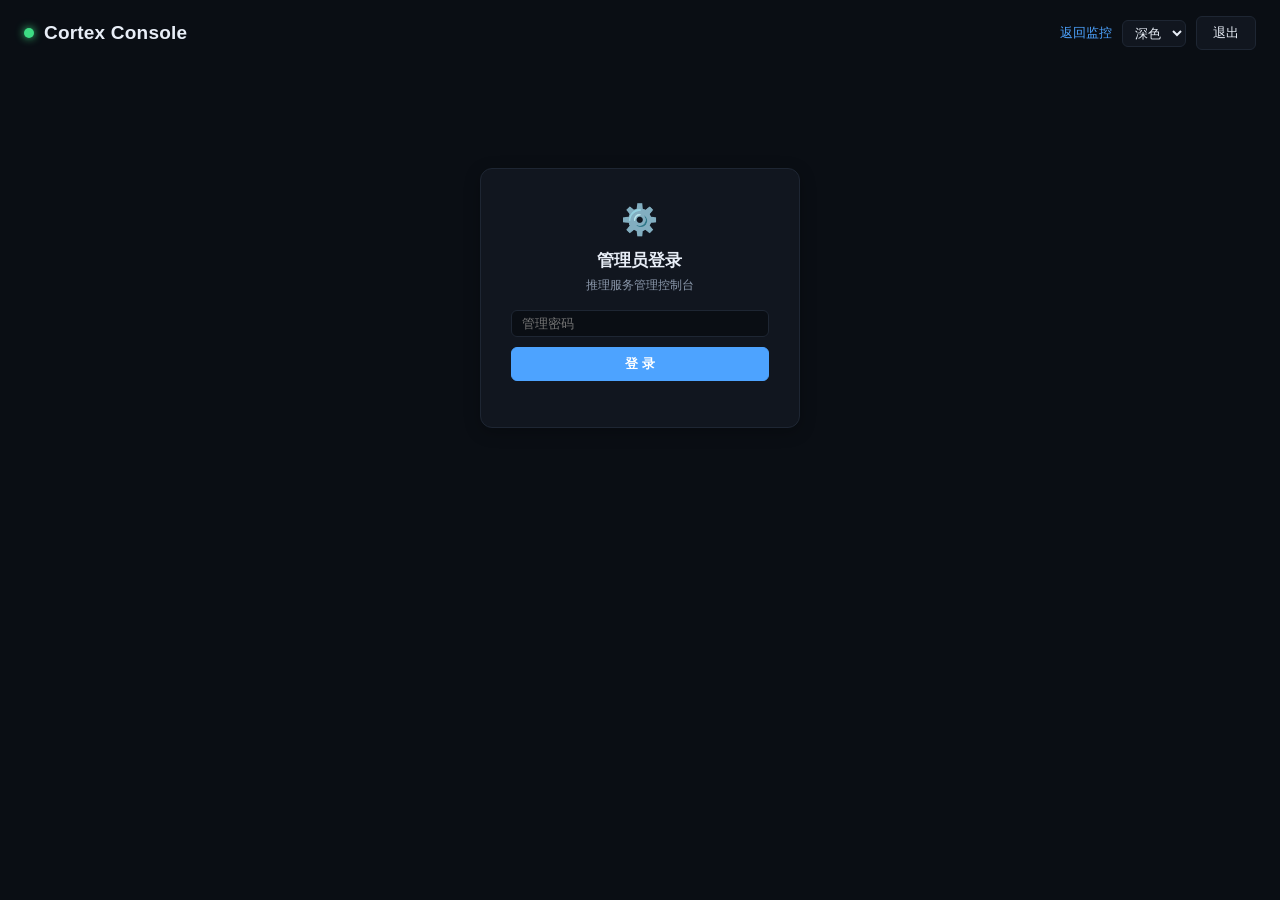
<file: admin.html>
<!DOCTYPE html>
<html lang="zh">
<head>
<meta charset="utf-8">
  <link rel="icon" href="data:image/svg+xml,<svg xmlns=%22http://www.w3.org/2000/svg%22 viewBox=%220 0 100 100%22><text y=%22.9em%22 font-size=%2290%22>📟</text></svg>">
<meta name="viewport" content="width=device-width, initial-scale=1">
<title>Cortex Console · 管理</title>
<link rel="stylesheet" href="/style.css">
<link rel="stylesheet" href="/themes.css">
</head>
<body class="t-dark admin-page">
<header>
  <div class="dot" id="dot"></div>
  <h1>Cortex Console</h1>
  <span style="margin-left:auto; display:flex; align-items:center; gap:10px">
    <a class="link" href="/">返回监控</a>
    <select id="theme" title="切换主题">
      <option value="dark">深色</option>
      <option value="light">浅色</option>
      <option value="glass">玻璃</option>
      <option value="terminal">终端</option>
      <option value="bento">渐变</option>
    </select>
    <button class="btn" id="btn_logout">退出</button>
  </span>
</header>

<!-- ===== 登录框 ===== -->
<div id="login_box" class="loginbox">
  <div class="login-ico">⚙️</div>
  <h2>管理员登录</h2>
  <p class="login-sub">推理服务管理控制台</p>
  <input class="inp" id="login_pw" type="password" placeholder="管理密码" autocomplete="current-password">
  <button class="btn primary" id="btn_login">登 录</button>
  <div class="msg bad" id="login_err"></div>
</div>

<!-- ===== 管理主区 ===== -->
<div id="admin_main" style="display:none">
  <div class="cols cols2">
    <div class="col">
      <div class="tabbar">
        <button class="tab active" data-tab="tab_params">⚙️ 启动参数</button>
        <button class="tab" data-tab="tab_svc">🛠️ 服务控制</button>
        <button class="tab" data-tab="tab_pw">🔑 密码修改</button>
      </div>
      <div class="tabpanel" id="tab_svc">
      <section class="section">
        <h2><span class="sico">🛠️</span>服务控制</h2>
        <div class="defs">
          <div class="def"><span class="k">状态</span><span class="v big" id="svc_state">—</span></div>
          <div class="def"><span class="k">控制目标</span><span class="v" id="svc_unit">—</span></div>
          <div class="def"><span class="k">PID</span><span class="v big" id="svc_pid">—</span></div>
          <div class="def"><span class="k">启动时间</span><span class="v" id="svc_started">—</span></div>
          <div class="def"><span class="k">模型睡眠</span><span class="v" id="svc_sleep">—</span></div>
          <div class="def"><span class="k">进程 CPU</span><span class="v" id="h_cpu">—</span></div>
          <div class="def"><span class="k">进程内存</span><span class="v" id="h_rss">—</span></div>
          <div class="def"><span class="k">进程运行</span><span class="v" id="h_up">—</span></div>
          <div class="def"><span class="k">API 响应</span><span class="v" id="h_api">—</span></div>
        </div>
        <div class="btnrow">
          <select class="inp sel" id="launcher_sel" title="当前激活的后端（default 指向的 section）"></select>
          <button class="btn primary" id="btn_launcher">切换并重启</button>
          <span style="flex:1"></span>
          <button class="btn primary" id="btn_start">启动</button>
          <button class="btn" id="btn_restart">重启</button>
          <button class="btn danger" id="btn_stop">停止</button>
        </div>
        <div class="fhint" id="launcher_desc"></div>
        <div class="msg" id="svc_msg"></div>
      </section>
      <section class="section">
        <h2><span class="sico">⚡</span>快速测试</h2>
        <div class="testrow">
          <input class="inp grow" id="test_prompt" value="用一句话介绍你自己">
          <input class="inp num" id="test_max" type="number" value="64" min="1" max="1024" title="生成 token 数">
          <button class="btn primary" id="btn_test">生成</button>
        </div>
        <div class="msg" id="test_status"></div>
        <div class="logview small" id="test_out"></div>
      </section>
      </div>
      <div class="tabpanel active" id="tab_params">
      <section class="section">
        <div class="h2row">
          <h2><span class="sico">📝</span>编辑配置</h2>
          <select class="inp sel" id="param_sel" title="选择要编辑的 section（下方表单随之加载；激活的是 default 指向的）"></select>
          <button class="btn sm ghost" id="btn_aic_del" title="删除上方下拉框中选中的模型（激活/运行中的不可删）">🗑 删除</button>
        </div>
        <div class="frow">
          <label class="flab" title="新建一个模型配置（骨架），不影响当前服务；创建后在下拉框选中它填参数，再用「服务控制 → 后端切换」激活">新建模型</label>
          <input class="inp grow" id="aic_newname" placeholder="名字，如 my-model" spellcheck="false">
          <select class="inp sel" id="aic_newtype" title="推理框架（server-type）">
            <option value="ninfer">ninfer</option>
            <option value="llama.cpp">llama.cpp</option>
          </select>
          <button class="btn" id="btn_aic_new">创建</button>
        </div>
        <div class="fhint" id="param_hint"></div>
        <div class="msg" id="aic_msg"></div>
      </section>
      <div id="ninfer_area" style="display:none">
      <section class="section">
        <div class="fhint" id="n_file_msg"></div>
        <div class="nscroll">
        <div class="fgroup">
          <h3>模型与端点</h3>
          <div class="frow">
            <label class="flab" title="推理服务可执行文件（section 的 execute）">主程序</label>
            <input class="inp grow" id="n_binary" spellcheck="false" placeholder="/path/to/ninfer-serve">
          </div>
          <div class="frow">
            <label class="flab" title="模型工件路径（.ninfer）">model 模型</label>
            <input class="inp grow" id="n_model" readonly title="点击右侧按钮选择">
            <button class="btn" onclick="openFileBrowser('n_model')">选择</button>
            <button class="btn" onclick="clearFile('n_model')">清空</button>
          </div>
          <div class="fgrid">
            <div class="fcell"><label class="flab" title="监听地址">--host</label><input class="inp grow" id="n_host" placeholder="0.0.0.0"></div>
            <div class="fcell"><label class="flab" title="监听端口">--port</label><input class="inp grow" id="n_port" type="number"></div>
            <div class="fcell"><label class="flab" title="最大并发请求数">--max-concurrency</label><input class="inp grow" id="n_concurrency" type="number"></div>
            <div class="fcell"><label class="flab" title="模型别名（/v1/models 显示）">--model-id</label><input class="inp grow" id="n_modelid"></div>
          </div>
          <div class="frow">
            <label class="flab" title="API 密钥（对外暴露时建议设置，可逗号分隔多个）">--api-key</label>
            <input class="inp grow" id="n_apikey" type="password" placeholder="API 密钥" autocomplete="off">
          </div>
        </div>
        <div class="fgroup">
          <h3>上下文与 KV 缓存</h3>
          <div class="fgrid">
            <div class="fcell"><label class="flab" title="最大上下文 token 数">--max-context</label><input class="inp grow" id="n_context" type="number"></div>
            <div class="fcell"><label class="flab" title="KV 池容量（token 数或 auto）">--kv-capacity</label><input class="inp grow" id="n_kvcap" placeholder="N / auto"></div>
            <div class="fcell"><label class="flab" title="KV 缓存数据类型">--kv-dtype</label>
              <select class="inp grow sel" id="n_kvdtype">
                <option value="">不设置</option><option value="int8">int8</option><option value="bf16">bf16</option>
              </select>
            </div>
            <div class="fcell"><label class="flab" title="prefill 分块大小（token）">--prefill-chunk</label><input class="inp grow" id="n_chunk" type="number"></div>
            <div class="fcell"><label class="flab" title="固定主机 KV 缓存（MiB，0=禁用）">--context-host-cache-mib</label><input class="inp grow" id="n_hostcache" type="number"></div>
            <div class="fcell"><label class="flab" title="默认最大生成 token 数">--default-max-tokens</label><input class="inp grow" id="n_defmax" type="number"></div>
          </div>
          <div class="fgrid">
            <div class="fcell"><label class="flab" title="位置编码扩展方式">--rope</label>
              <select class="inp grow sel" id="n_rope">
                <option value="">不设置</option><option value="native">native</option><option value="yarn">yarn</option>
              </select>
            </div>
            <div class="fcell"><label class="flab" title="YaRN 频率倍数（--rope yarn）">--yarn-factor</label><input class="inp grow" id="n_yarnfactor" type="number" step="0.1"></div>
            <div class="fcell"><label class="flab" title="YaRN 原始容量（--rope yarn）">--yarn-origin</label><input class="inp grow" id="n_yarnorigin" type="number"></div>
          </div>
          <div class="frow chkrow">
            <label class="chk" title="禁用前缀缓存复用（默认启用）"><input type="checkbox" id="n_noprefix"> --no-prefix-reuse</label>
          </div>
        </div>
        <div class="fgroup">
          <h3>投机解码</h3>
          <div class="fgrid">
            <div class="fcell"><label class="flab" title="投机解码类型（MTP 内置头 / DFlash 草稿，与 Vision 部分互斥）">--spec</label>
              <select class="inp grow sel" id="n_spec">
                <option value="">不设置</option><option value="mtp">mtp</option><option value="dflash">dflash</option>
              </select>
            </div>
            <div class="fcell"><label class="flab" title="投机草稿步数（MTP 1..5 / DFlash 1..15）">--draft-tokens</label><input class="inp grow" id="n_dmax" type="number" min="1"></div>
          </div>
          <div class="frow chkrow">
            <label class="chk" title="草稿复用 lm-head（配合 MTP）"><input type="checkbox" id="n_lmhead"> --lm-head-draft</label>
          </div>
          <div class="fhint" id="n_spec_hint"></div>
        </div>
        <div class="fgroup">
          <h3>视觉 · 多模态 <label class="chk nvis" title="启用视觉（加载固定 Vision GPU 显存）；关闭时 --vision-max-tokens 不生效"><input type="checkbox" id="n_vision"> --vision</label></h3>
          <div class="fgrid">
            <div class="fcell"><label class="flab" title="视觉最大 token 预算（1..32768）">--vision-max-tokens</label><input class="inp grow" id="n_vmax" type="number" min="1" max="32768"></div>
          </div>
        </div>
        <div class="fgroup">
          <h3>采样与推理</h3>
          <div class="fgrid">
            <div class="fcell"><label class="flab" title="采样温度（越低越确定）">--temperature</label><input class="inp grow" id="n_temp" type="number" step="0.05"></div>
            <div class="fcell"><label class="flab" title="Top-P 采样">--top-p</label><input class="inp grow" id="n_topp" type="number" step="0.01"></div>
            <div class="fcell"><label class="flab" title="Top-K 采样">--top-k</label><input class="inp grow" id="n_topk" type="number"></div>
            <div class="fcell"><label class="flab" title="最小概率（0=禁用）">--min-p</label><input class="inp grow" id="n_minp" type="number" step="0.01"></div>
            <div class="fcell"><label class="flab" title="存在惩罚">--presence-penalty</label><input class="inp grow" id="n_pp" type="number" step="0.01"></div>
            <div class="fcell"><label class="flab" title="频率惩罚">--frequency-penalty</label><input class="inp grow" id="n_fp" type="number" step="0.01"></div>
            <div class="fcell"><label class="flab" title="随机种子（固定可复现）">--seed</label><input class="inp grow" id="n_seed" type="number"></div>
          </div>
          <div class="frow chkrow">
            <label class="chk" title="强制贪心（temperature 0）"><input type="checkbox" id="n_greedy"> --greedy</label>
            <label class="chk" title="关闭思考模式"><input type="checkbox" id="n_nothinking"> --no-thinking</label>
            <label class="chk" title="保留已闭合回合的推理内容"><input type="checkbox" id="n_preserve"> --preserve-thinking</label>
          </div>
        </div>
        <div class="fgroup">
          <h3>性能与设备</h3>
          <div class="fgrid">
            <div class="fcell"><label class="flab" title="张量并行度">--tp</label>
              <select class="inp grow sel" id="n_tp">
                <option value="">不设置</option><option value="1">1</option><option value="2">2</option>
              </select>
            </div>
            <div class="fcell"><label class="flab" title="各 rank 设备（如 0,1）">--devices</label><input class="inp grow" id="n_devices" placeholder="0,1"></div>
            <div class="fcell"><label class="flab" title="单请求最大内存（MiB）">--max-request-mib</label><input class="inp grow" id="n_reqmib" type="number"></div>
            <div class="fcell"><label class="flab" title="最大 pending 请求数">--max-pending-requests</label><input class="inp grow" id="n_pendreq" type="number"></div>
            <div class="fcell"><label class="flab" title="pending 超时（毫秒）">--pending-timeout-ms</label><input class="inp grow" id="n_ptimeout" type="number"></div>
          </div>
          <div class="frow chkrow">
            <label class="chk" title="禁用 CUDA Graph（eager 解码）"><input type="checkbox" id="n_nocudagraph"> --no-cuda-graph</label>
            <label class="chk" title="启用 CORS"><input type="checkbox" id="n_cors"> --cors</label>
          </div>
        </div>
        <div class="fgroup">
          <h3>其他参数</h3>
          <textarea class="ta" id="n_custom" rows="3" spellcheck="false" placeholder="未列出的参数，原样追加（如 --request-log-jsonl /path --log-stats-interval-ms 5000）"></textarea>
        </div>
        </div>
        <div class="fhint" id="n_issues"></div>
        <div class="cmd-bar">
          <span class="cmd-bar-label">命令预览</span>
          <button class="btn sm" id="btn_n_copy" title="复制完整启动命令">复制</button>
        </div>
        <div class="cmd" id="n_preview"></div>
        <div class="fhint" id="n_current_wrap" style="display:none">当前生效（运行进程）：<span class="ok" id="n_current"></span></div>
        <div class="btnrow">
          <button class="btn primary" id="btn_n_save">保存</button>
          <button class="btn primary" id="btn_n_save_restart">保存并重启</button>
        </div>
        <div class="msg" id="n_msg"></div>
      </section>
      </div>
      <div id="cmd_edit_area">
      <section class="section">
        <h2><span class="sico">⚙️</span>启动参数</h2>
        <div class="fgroup">
          <h3>主程序</h3>
          <div class="frow">
            <label class="flab" title="llama-server 可执行文件路径">llama-server 主程序</label>
            <input class="inp grow" id="f_binary" readonly title="点击右侧按钮选择">
            <button class="btn" onclick="openFileBrowser('f_binary')">选择</button>
          </div>
        </div>
        <div class="fgroup">
          <h3>模型</h3>
          <div class="frow">
            <label class="flab" title="主模型文件路径（.gguf）">-m 模型</label>
            <input class="inp grow" id="f_model" readonly title="点击右侧按钮选择">
            <button class="btn" onclick="openFileBrowser('f_model')">选择</button>
            <button class="btn" onclick="clearFile('f_model')">清空</button>
          </div>
        </div>
        <div class="fgroup">
          <h3>视觉 · 多模态</h3>
          <div class="frow">
            <label class="flab" title="多模态投影器文件（视觉编码器）">--mmproj 投影器</label>
            <input class="inp grow" id="f_mmproj" readonly>
            <button class="btn" onclick="openFileBrowser('f_mmproj')">选择</button>
            <button class="btn" onclick="clearFile('f_mmproj')">清空</button>
          </div>
          <div class="frow chkrow" id="row_nommo">
            <label class="chk" title="多模态投影器不卸载到 GPU（需已设置 --mmproj）"><input type="checkbox" id="f_nommo"> --no-mmproj-offload</label>
          </div>
          <div class="fgrid">
            <div class="fcell"><label class="flab" title="每张图片编码的最小 token 数">--image-min-tokens</label><input class="inp grow" id="f_image_min_tokens" type="number"></div>
            <div class="fcell"><label class="flab" title="每张图片编码的最大 token 数">--image-max-tokens</label><input class="inp grow" id="f_image_max_tokens" type="number"></div>
          </div>
        </div>
        <div class="fgroup">
          <h3>投机解码</h3>
          <div class="frow" id="row_draft" style="display:none">
            <label class="flab" title="投机解码草稿模型文件">--model-draft 草稿模型</label>
            <input class="inp grow" id="f_draft" readonly>
            <button class="btn" onclick="openFileBrowser('f_draft')">选择</button>
            <button class="btn" onclick="clearFile('f_draft')">清空</button>
          </div>
          <div class="fgrid">
            <div class="fcell"><label class="flab" title="投机解码类型（使用主模型内置 MTP 头）">--spec-type</label>
              <select class="inp grow sel" id="f_spec_engine">
                <option value="">禁用</option><option value="draft-mtp">draft-mtp（内置 MTP）</option><option value="draft-dflash">draft-dflash（DFlash 草稿模型）</option>
              </select>
            </div>
          </div>
          <div class="fgrid" id="grid_spec_draft" style="display:none">
            <div class="fcell"><label class="flab" title="投机解码最大草稿步数">--spec-draft-n-max</label><input class="inp grow" id="f_dmax" type="number"></div>
            <div class="fcell"><label class="flab" title="草稿模型卸载到 GPU 的层数（精确数字 / auto / all）">-ngld 草稿卸载层</label><input class="inp grow" id="f_dngl" placeholder="auto/all"></div>
            <div class="fcell"><label class="flab" title="草稿模型 K 缓存量化类型">-ctkd 草稿KV-K</label>
              <select class="inp grow sel" id="f_dctk">
                <option value="">不设置</option><option value="q8_0">q8_0</option><option value="q4_0">q4_0</option><option value="q4_1">q4_1</option><option value="q5_0">q5_0</option><option value="q5_1">q5_1</option><option value="iq4_nl">iq4_nl</option><option value="f16">f16</option><option value="bf16">bf16</option><option value="f32">f32</option>
              </select>
            </div>
            <div class="fcell"><label class="flab" title="草稿模型 V 缓存量化类型">-ctvd 草稿KV-V</label>
              <select class="inp grow sel" id="f_dctv">
                <option value="">不设置</option><option value="q8_0">q8_0</option><option value="q4_0">q4_0</option><option value="q4_1">q4_1</option><option value="q5_0">q5_0</option><option value="q5_1">q5_1</option><option value="iq4_nl">iq4_nl</option><option value="f16">f16</option><option value="bf16">bf16</option><option value="f32">f32</option>
              </select>
            </div>
          </div>
          <div class="fhint" id="spec_hint"></div>
        </div>
        <div class="fgroup">
          <h3>采样与推理</h3>
          <div class="fgrid">
            <div class="fcell"><label class="flab" title="采样温度（越低越确定）">--temp</label><input class="inp grow" id="f_temp" type="number" step="0.05"></div>
            <div class="fcell"><label class="flab" title="Top-K 采样：只保留概率最高的 K 个 token">--top-k</label><input class="inp grow" id="f_topk" type="number"></div>
            <div class="fcell"><label class="flab" title="Top-P 采样：累积概率阈值">--top-p</label><input class="inp grow" id="f_topp" type="number" step="0.01"></div>
            <div class="fcell"><label class="flab" title="最小概率：保留概率 ≥ min-p × 最高概率的 token（0=禁用）">--min-p</label><input class="inp grow" id="f_minp" type="number" step="0.01"></div>
            <div class="fcell"><label class="flab" title="推理（思考）模式">--reasoning</label>
              <select class="inp grow sel" id="f_reasoning">
                <option value="">不设置</option><option value="auto">auto</option><option value="on">on</option><option value="off">off</option>
              </select>
            </div>
            <div class="fcell span2"><label class="flab" title="chat 模板参数（JSON，含空格时自动加引号）">--chat-template-kwargs</label><input class="inp grow" id="f_kwargs" placeholder='{"reasoning_effort":"medium"}'></div>
            <div class="fcell"><label class="flab" title="思考强度（推理模型，如 Qwen3 / gpt-oss）">--reasoning-effort</label>
              <select class="inp grow sel" id="f_reasoning_effort">
                <option value="">不设置</option><option value="default">default</option><option value="minimal">minimal</option><option value="low">low</option><option value="medium">medium</option><option value="high">high</option><option value="xhigh">xhigh</option><option value="max">max</option>
              </select>
            </div>
            <div class="fcell"><label class="flab" title="思考 token 预算（-1 不限 / 0 立即结束）">--reasoning-budget</label><input class="inp grow" id="f_reasoning_budget" type="number"></div>
            <div class="fcell"><label class="flab" title="思考内容输出格式">--reasoning-format</label>
              <select class="inp grow sel" id="f_reasoning_format">
                <option value="">不设置</option><option value="auto">auto</option><option value="none">none</option><option value="deepseek">deepseek</option><option value="deepseek-legacy">deepseek-legacy</option>
              </select>
            </div>
            <div class="fcell"><label class="flab" title="重复惩罚（>1 抑制重复，默认 1.0）">--repeat-penalty</label><input class="inp grow" id="f_repeat_penalty" type="number" step="0.01"></div>
            <div class="fcell"><label class="flab" title="存在惩罚（OpenAI 兼容，抑制已出现 token）">--presence-penalty</label><input class="inp grow" id="f_presence_penalty" type="number" step="0.01"></div>
            <div class="fcell"><label class="flab" title="频率惩罚（OpenAI 兼容，按出现次数抑制）">--frequency-penalty</label><input class="inp grow" id="f_frequency_penalty" type="number" step="0.01"></div>
            <div class="fcell"><label class="flab" title="惩罚回看窗口（-1 = 全部历史）">--repeat-last-n</label><input class="inp grow" id="f_repeat_last_n" type="number"></div>
            <div class="fcell"><label class="flab" title="随机种子（固定值可复现）">--seed</label><input class="inp grow" id="f_seed" type="number"></div>
          </div>
          <div class="frow">
            <label class="flab" title="从文件加载 Jinja chat 模板（--chat-template-file）">--chat-template-file 模板文件</label>
            <input class="inp grow" id="f_chat_template_file" readonly title="点击右侧按钮选择">
            <button class="btn" onclick="openFileBrowser('f_chat_template_file')">选择</button>
            <button class="btn" onclick="clearFile('f_chat_template_file')">清空</button>
          </div>
        </div>
        <div class="fgroup">
          <h3>性能与内存</h3>
          <div class="fgrid">
            <div class="fcell"><label class="flab" title="上下文长度（最大 token 数）">-c 上下文</label><input class="inp grow" id="f_c" type="number"></div>
            <div class="fcell"><label class="flab" title="卸载到 GPU 的层数（精确数字 / auto / all）">-ngl 卸载层</label><input class="inp grow" id="f_ngl" placeholder="auto/all"></div>
            <div class="fcell"><label class="flab" title="CPU 线程数">-t 线程</label><input class="inp grow" id="f_t" type="number"></div>
            <div class="fcell"><label class="flab" title="并行请求槽位数">-np 槽位</label><input class="inp grow" id="f_np" type="number"></div>
            <div class="fcell"><label class="flab" title="批处理大小">-b 批</label><input class="inp grow" id="f_b" type="number"></div>
            <div class="fcell"><label class="flab" title="微批大小">-ub 微批</label><input class="inp grow" id="f_ub" type="number"></div>
            <div class="fcell"><label class="flab" title="Flash Attention 开关">-fa 注意力</label>
              <select class="inp grow sel" id="f_fa">
                <option value="">不设置</option><option value="on">on</option><option value="off">off</option><option value="auto">auto</option>
              </select>
            </div>
            <div class="fcell"><label class="flab" title="K 缓存量化类型">-ctk KV-K</label>
              <select class="inp grow sel" id="f_ctk">
                <option value="">不设置</option><option value="q8_0">q8_0</option><option value="q4_0">q4_0</option><option value="q4_1">q4_1</option><option value="q5_0">q5_0</option><option value="q5_1">q5_1</option><option value="iq4_nl">iq4_nl</option><option value="f16">f16</option><option value="bf16">bf16</option><option value="f32">f32</option>
              </select>
            </div>
            <div class="fcell"><label class="flab" title="V 缓存量化类型">-ctv KV-V</label>
              <select class="inp grow sel" id="f_ctv">
                <option value="">不设置</option><option value="q8_0">q8_0</option><option value="q4_0">q4_0</option><option value="q4_1">q4_1</option><option value="q5_0">q5_0</option><option value="q5_1">q5_1</option><option value="iq4_nl">iq4_nl</option><option value="f16">f16</option><option value="bf16">bf16</option><option value="f32">f32</option>
              </select>
            </div>
            <div class="fcell"><label class="flab" title="server prompt cache 上限（MiB，-1=不限，0=禁用；禁用后 --cache-idle-slots 也失效）">--cache-ram</label><input class="inp grow" id="f_cram" type="number"></div>
            <div class="fcell"><label class="flab" title="模型加载方式">--load-mode</label>
              <select class="inp grow sel" id="f_load">
                <option value="">不设置</option><option value="auto">auto</option><option value="none">none</option><option value="mmap">mmap</option><option value="mlock">mlock</option><option value="mmap+mlock">mmap+mlock</option><option value="dio">dio</option>
              </select>
            </div>
            <div class="fcell"><label class="flab" title="KV 缓存复用 chunk 数（社区共识 256，降低首 token 延迟）">--cache-reuse</label><input class="inp grow" id="f_cache_reuse" type="number"></div>
            <div class="fcell"><label class="flab" title="批处理线程数（通常小于 -t）">--threads-batch</label><input class="inp grow" id="f_threads_batch" type="number"></div>
            <div class="fcell"><label class="flab" title="主 GPU 索引（多卡时）">--main-gpu</label><input class="inp grow" id="f_main_gpu" type="number"></div>
            <div class="fcell"><label class="flab" title="MoE 专家留在 CPU 的层数">--n-cpu-moe</label><input class="inp grow" id="f_n_cpu_moe" type="number"></div>
            <div class="fcell"><label class="flab" title="自动适配显存（on/off）">--fit</label>
              <select class="inp grow sel" id="f_fit">
                <option value="">不设置</option><option value="on">on</option><option value="off">off</option>
              </select>
            </div>
            <div class="fcell"><label class="flab" title="每卡保留显存余量（MiB）">--fit-target</label><input class="inp grow" id="f_fit_target" placeholder="MiB"></div>
            <div class="fcell"><label class="flab" title="NUMA 策略（多路 CPU 时）">--numa</label>
              <select class="inp grow sel" id="f_numa">
                <option value="">不设置</option><option value="distribute">distribute</option><option value="isolate">isolate</option><option value="numactl">numactl</option>
              </select>
            </div>
            <div class="fcell"><label class="flab" title="RoPE 位置编码扩展方式（长上下文）">--rope-scaling</label>
              <select class="inp grow sel" id="f_rope_scaling">
                <option value="">不设置</option><option value="none">none</option><option value="linear">linear</option><option value="yarn">yarn</option>
              </select>
            </div>
            <div class="fcell"><label class="flab" title="RoPE 扩展倍数（配合 --rope-scaling）">--rope-scale</label><input class="inp grow" id="f_rope_scale" type="number" step="0.5"></div>
          </div>
          <div class="frow chkrow">
            <label class="chk" title="关闭 KV 缓存卸载到 GPU（省显存）"><input type="checkbox" id="f_no_kv_offload"> --no-kv-offload</label>
            <label class="chk" title="无限生成上下文滑动（超出上下文时丢弃最早 token）"><input type="checkbox" id="f_context_shift"> --context-shift</label>
            <label class="chk" title="绕过 host 缓冲区（不预留 CPU 内存，允许系统分配更多内存）"><input type="checkbox" id="f_nohost"> --no-host</label>
          </div>
          <div class="fhint" id="batch_hint"></div>
        </div>
        <div class="fgroup">
          <h3>多 GPU</h3>
          <div class="fgrid">
            <div class="fcell span2 col">
              <label class="flab" title="指定使用的 GPU 设备（可多选，逗号分隔传入）">--device 设备</label>
              <div class="specchk" id="devchk"></div>
            </div>
            <div class="fcell" id="cell_split"><label class="flab" title="多 GPU 切分模式（≥2 设备时生效）">--split-mode</label>
              <select class="inp grow sel" id="f_split">
                <option value="">不设置</option><option value="tensor">tensor</option><option value="layer">layer</option><option value="row">row</option><option value="none">none</option>
              </select>
            </div>
            <div class="fcell" id="cell_ts"><label class="flab" title="各 GPU 负载分配比例（数量需等于设备数）">--tensor-split</label><input class="inp grow" id="f_ts" placeholder="1,1"></div>
          </div>
          <div class="fhint" id="gpu_hint"></div>
        </div>
        <div class="fgroup">
          <h3>网络与其他</h3>
          <div class="fgrid">
            <div class="fcell"><label class="flab" title="监听地址">--host</label><input class="inp grow" id="f_host" placeholder="0.0.0.0"></div>
            <div class="fcell"><label class="flab" title="服务监听端口">--port 端口</label><input class="inp grow" id="f_port" type="number"></div>
            <div class="fcell"><label class="flab" title="模型别名（/v1/models 中显示）">--alias</label><input class="inp grow" id="f_alias" placeholder="模型别名"></div>
            <div class="fcell"><label class="flab" title="API 密钥认证（对外暴露时建议设置，可逗号分隔多个）">--api-key</label><input class="inp grow" id="f_api_key" type="password" placeholder="API 密钥" autocomplete="off"></div>
            <div class="fcell"><label class="flab" title="HTTP 请求处理线程数">--threads-http</label><input class="inp grow" id="f_threads_http" type="number"></div>
            <div class="fcell"><label class="flab" title="读/写超时（秒）">--timeout</label><input class="inp grow" id="f_timeout" type="number"></div>
            <div class="fcell"><label class="flab" title="空闲 N 秒后卸载模型省显存">--sleep-idle-seconds</label><input class="inp grow" id="f_sleep_idle_seconds" type="number"></div>
          </div>
          <div class="frow chkrow">
            <label class="chk" title="启用 /metrics 指标端点"><input type="checkbox" id="f_metrics"> --metrics</label>
            <label class="chk" title="关闭内置 Web UI（减少攻击面）"><input type="checkbox" id="f_no_webui"> --no-webui</label>
          </div>
        </div>
        <div class="fgroup">
          <h3>自定义命令（其他参数）</h3>
          <textarea class="ta" id="f_custom" rows="3" spellcheck="false" placeholder="其他未列出的启动参数，原样追加到命令末尾"></textarea>
        </div>
        <div class="cmd-bar">
          <span class="cmd-bar-label">命令预览</span>
          <button class="btn sm" id="btn_cmd_copy" title="复制完整启动命令">复制</button>
        </div>
        <div class="cmd" id="cmd_preview"></div>
        <div class="cmd-diff-note" id="cmd_diff_note" style="display:none"></div>
        <div class="cmd-diff" id="cmd_diff" style="display:none"></div>
        <div class="hist">
          <div class="hist-head">
            <span class="hist-title">历史配置</span>
            <button class="btn sm" id="btn_cmd_revert">恢复当前</button>
          </div>
          <div class="hist-list" id="hist_list"></div>
        </div>
        <div class="btnrow">
          <button class="btn primary" id="btn_cmd_save">保存</button>
          <button class="btn primary" id="btn_cmd_save_restart">保存并重启</button>
        </div>
        <div class="msg" id="cmd_msg"></div>
      </section>
      </div>
      </div>
      <div class="tabpanel" id="tab_pw">
      <section class="section">
        <h2><span class="sico">🔑</span>修改密码</h2>
        <div class="pwgrid">
          <input class="inp" id="pw_old" type="password" placeholder="当前密码" autocomplete="current-password">
          <input class="inp" id="pw_new" type="password" placeholder="新密码" autocomplete="new-password">
          <input class="inp" id="pw_new2" type="password" placeholder="重复新密码" autocomplete="new-password">
        </div>
        <div class="btnrow"><button class="btn" id="btn_pw">修改</button></div>
        <div class="msg" id="pw_status"></div>
      </section>
      </div>
    </div>

    <div class="col">
      <section class="section">
        <h2><span class="sico">📜</span>实时日志 <span class="sub" id="log_state"></span></h2>
        <div class="btnrow">
          <select class="inp" id="log_prio">
            <option value="info">info 及以上</option>
            <option value="warning">warning 及以上</option>
            <option value="err">仅错误</option>
          </select>
          <input class="inp" id="log_filter" style="width:130px" placeholder="过滤关键词…" title="按关键词过滤日志行（不区分大小写）">
          <label class="chk"><input type="checkbox" id="log_follow" checked> 跟随</label>
          <button class="btn" id="btn_log_refresh">刷新</button>
          <button class="btn" id="btn_log_copy">复制</button>
          <button class="btn" id="btn_log_clear">清空</button>
          <a class="link" id="log_dl" href="#">下载</a>
        </div>
        <div class="logview" id="log_view"></div>
      </section>

      <section class="section">
        <h2><span class="sico">⚠️</span>最近错误
          <select class="h2sel" id="err_hours" title="只显示最近一段时间的日志">
            <option value="1">最近 1 小时</option>
            <option value="6">最近 6 小时</option>
            <option value="24">最近 24 小时</option>
            <option value="0">全部</option>
          </select>
        </h2>
        <div class="logview small" id="err_view"></div>
      </section>
    </div>
  </div>
</div>

<!-- ===== 文件选择弹窗 ===== -->
<div id="file_modal" class="modal" style="display:none">
  <div class="modal-box">
    <div class="modal-head"><span id="fm_path"></span><button class="btn" id="fm_close">关闭</button></div>
    <div class="fm-list" id="fm_list"></div>
  </div>
</div>

<script>
const $ = id => document.getElementById(id);
let token = localStorage.getItem("admin_token");
let es = null;

/* ---------- 主题 ---------- */
const savedTheme = localStorage.getItem("theme") || "dark";
document.body.className = "t-" + savedTheme + " admin-page";
$("theme").value = savedTheme;
$("theme").onchange = e => {
  localStorage.setItem("theme", e.target.value);
  document.body.className = "t-" + e.target.value + " admin-page";
};

/* ---------- 左列标签页 ---------- */
function switchTab(name) {
  document.querySelectorAll(".tab").forEach(t => t.classList.toggle("active", t.dataset.tab === name));
  document.querySelectorAll(".tabpanel").forEach(p => p.classList.toggle("active", p.id === name));
}
document.querySelectorAll(".tab").forEach(t => { t.onclick = () => switchTab(t.dataset.tab); });

/* ---------- API ---------- */
function api(path, body) {
  const opt = { method: body ? "POST" : "GET",
                headers: { "X-Admin-Token": token || "" } };
  if (body) { opt.headers["Content-Type"] = "application/json"; opt.body = JSON.stringify(body); }
  return fetch(path, opt).then(async r => {
    if (r.status === 401) { showLogin(); throw new Error("未登录"); }
    return r.json();
  });
}

function showLogin() {
  token = null;
  localStorage.removeItem("admin_token");
  $("login_box").style.display = "";
  $("admin_main").style.display = "none";
  if (es) { es.close(); es = null; }
}

function showMain() {
  $("login_box").style.display = "none";
  $("admin_main").style.display = "";
  refreshService();
  refreshHealth();
  loadParamSel();
  loadTail();
  openStream();
  refreshErrors();
}

$("btn_login").onclick = async () => {
  $("login_err").textContent = "";
  try {
    const r = await fetch("/api/admin/login", {
      method: "POST",
      headers: { "Content-Type": "application/json" },
      body: JSON.stringify({ password: $("login_pw").value })
    });
    const j = await r.json();
    if (!r.ok) throw new Error(j.error || "登录失败");
    token = j.token;
    localStorage.setItem("admin_token", token);
    $("login_pw").value = "";
    showMain();
  } catch (e) { $("login_err").textContent = e.message; }
};
$("login_pw").onkeydown = e => { if (e.key === "Enter") $("btn_login").click(); };
$("btn_logout").onclick = showLogin;

/* ---------- 服务控制 ---------- */
async function refreshService() {
  if (!token) return;
  try {
    const j = await api("/api/admin/service");
    $("svc_state").textContent = j.active + (j.sub ? " / " + j.sub : "");
    $("svc_state").className = "v big " + (j.active === "active" ? "ok" : "bad");
    $("svc_unit").textContent = j.unit || "—";
    $("svc_pid").textContent = j.pid || "—";
    $("svc_started").textContent = j.started || "—";
    $("dot").className = "dot" + (j.active === "active" ? "" : " down");
  } catch (e) {}
  try {
    const s = await (await fetch("/api/status")).json();
    const sl = s.llama && s.llama.props && s.llama.props.sleeping;
    $("svc_sleep").textContent = sl ? "是" : "否";
    $("svc_sleep").className = "v " + (sl ? "warn" : "ok");
  } catch (e) {}
}

async function doAction(action, label) {
  if (!confirm("确定要" + label + "推理服务吗？")) return;
  $("svc_msg").textContent = label + "中…";
  try {
    const j = await api("/api/admin/service", { action });
    $("svc_msg").textContent = j.ok ? label + "成功" : (j.error || label + "失败");
    $("svc_msg").className = "msg " + (j.ok ? "ok" : "bad");
    refreshService();
  } catch (e) { $("svc_msg").textContent = e.message; $("svc_msg").className = "msg bad"; }
}
$("btn_start").onclick = () => doAction("start", "启动");
$("btn_restart").onclick = () => doAction("restart", "重启");
$("btn_stop").onclick = () => doAction("stop", "停止");

/* ---------- 启动参数 tab：section 选择 ---------- */
async function loadParamSel(prefer = null) {
  if (!token) return;
  const sel = $("param_sel");
  if (!sel) return;
  try {
    const [j, c] = await Promise.all([
      api("/api/admin/launcher"), api("/api/admin/cmd")
    ]);
    // prefer（如刚创建的 section）> 之前选中的 > 运行中的 > default
    const prev = prefer || sel.value;
    sel.innerHTML = "";
    for (const o of j.options || []) {
      const op = document.createElement("option");
      op.value = o.name;
      op.textContent = o.name
        + (o.current ? "（default）" : "")
        + (o.running ? "（运行中）" : "");
      sel.appendChild(op);
    }
    // 默认选中运行中的 section；之前选过的保持选中
    sel.value = (prev && [...sel.options].some(o => o.value === prev)) ? prev
      : ((j.running && [...sel.options].some(o => o.value === j.running)) ? j.running
      : (c.default || (j.current || "")));
    loadCmd();
  } catch (e) {
    const h = $("param_hint");
    if (h) h.textContent = "加载 section 列表失败: " + (e && e.message || e);
  }
}
$("param_sel").addEventListener("change", loadCmd);

/* ---------- 后端切换 ---------- */
let launcherCur = "";
let launcherBusy = false;
async function refreshLauncher() {
  if (!token) return;
  try {
    const j = await api("/api/admin/launcher");
    launcherCur = j.current || "";
    const sel = $("launcher_sel");
    sel.innerHTML = "";
    for (const o of j.options) {
      const op = document.createElement("option");
      op.value = o.name;
      op.textContent = o.name
        + (o.current ? "（default）" : "")
        + (o.running ? "（运行中）" : "");
      sel.appendChild(op);
    }
    sel.value = launcherCur;
    const run = j.running;
    if (!launcherCur) $("launcher_desc").textContent = "（未设置 default）";
    else if (run && run !== launcherCur)
      $("launcher_desc").textContent = "⚠️ 配置 default 是 [" + launcherCur + "]，但实际运行的是 [" + run + "]（上次切换/重启未生效），重启后会切到 [" + launcherCur + "]";
    else $("launcher_desc").textContent = run ? ("当前运行: [" + run + "]") : "（服务未运行）";
  } catch (e) {}
}
$("btn_launcher").onclick = async () => {
  const name = $("launcher_sel").value;
  if (!name || launcherBusy) return;
  const msg = $("svc_msg");   // 切换按钮在「服务控制」卡片，进度/结果也写在这里
  if (name === launcherCur) { msg.textContent = "已是当前后端，无需切换"; msg.className = "msg"; return; }
  if (!confirm("切换到后端 " + name + " 并重启服务？\n切换期间服务中断（约 1-2 分钟）。")) return;
  launcherBusy = true;
  for (const id of ["btn_start", "btn_restart", "btn_stop"]) $(id).disabled = true;  // 切换期间禁止手动启停，避免打断加载
  msg.textContent = "正在切换到 " + name + "…";
  msg.className = "msg";
  try {
    const j = await api("/api/admin/launcher", { launcher: name });
    if (!j.ok) { msg.textContent = j.error || "切换失败"; msg.className = "msg bad"; return; }
    launcherCur = name;
    msg.textContent = "已切换，等待服务启动…";
    msg.className = "msg ok";
    refreshLauncher();
    loadParamSel(name);  // 后端变了：表单下拉框跟到新激活的 section（否则停在非激活项，保存并重启被禁用）
    let ready = false;
    for (let i = 0; i < 36; i++) {          // 最多轮询 3 分钟，等模型加载完
      await new Promise(r => setTimeout(r, 5000));
      refreshService();
      try {
        const s = await api("/api/admin/service");
        if (s.active === "active") { ready = true; break; }
      } catch (e) {}
    }
    if (ready) {
      msg.textContent = "后端 " + name + " 已就绪";
      msg.className = "msg ok";
    } else {
      msg.textContent = "切换完成，但 3 分钟内服务未就绪，请检查服务状态或日志";
      msg.className = "msg bad";
    }
    refreshLauncher();
    loadParamSel();  // 服务就绪后再用进程实际参数刷新一次
  } catch (e) {
    msg.textContent = e.message;
    msg.className = "msg bad";
  } finally {
    launcherBusy = false;
    for (const id of ["btn_start", "btn_restart", "btn_stop"]) $(id).disabled = false;
  };
};

/* ---------- 新建 section ---------- */
let aicBusy = false;
$("btn_aic_new").onclick = async () => {
  const name = $("aic_newname").value.trim();
  if (!name || aicBusy) return;
  const msg = $("aic_msg");
  aicBusy = true;
  msg.textContent = "创建中…";
  msg.className = "msg";
  try {
    const j = await api("/api/admin/ai-conf/new", { name, server_type: $("aic_newtype").value });
    if (!j.ok) { msg.textContent = j.error || "创建失败"; msg.className = "msg bad"; return; }
    msg.textContent = "已创建 section [" + name + "]（不影响当前服务）。下方表单已绑定，填好参数「保存」，再用「服务控制 → 后端切换」激活";
    msg.className = "msg ok";
    $("aic_newname").value = "";
    await refreshLauncher();
    loadParamSel(name);  // 下拉框选中刚创建的 section，启动参数表单重新绑定
  } catch (e) { msg.textContent = e.message; msg.className = "msg bad"; }
  aicBusy = false;
};

$("btn_aic_del").onclick = async () => {
  const name = $("param_sel").value;
  const msg = $("aic_msg");
  if (!name || aicBusy) return;
  if (!confirm("确认删除模型 [" + name + "]？其配置文件将删除且不可恢复")) return;
  aicBusy = true;
  msg.textContent = "删除中…";
  msg.className = "msg";
  try {
    const j = await api("/api/admin/ai-conf/delete", { name });
    if (!j.ok) { msg.textContent = j.error || "删除失败"; msg.className = "msg bad"; return; }
    msg.textContent = "已删除模型 [" + name + "]";
    msg.className = "msg ok";
    await refreshLauncher();
    loadParamSel();
  } catch (e) { msg.textContent = e.message; msg.className = "msg bad"; }
  aicBusy = false;
};

/* ---------- 服务健康 ---------- */
function fmtUptime(s) {
  const d = Math.floor(s / 86400), h = Math.floor(s % 86400 / 3600), m = Math.floor(s % 3600 / 60);
  if (d) return d + " 天 " + h + " 时";
  if (h) return h + " 时 " + m + " 分";
  return m + " 分";
}
async function refreshHealth() {
  if (!token) return;
  try {
    const j = await api("/api/admin/health");
    const p = j.proc;
    $("h_cpu").textContent = p ? p.cpu + "%" : "—";
    $("h_rss").textContent = p ? (p.rss_mb / 1024).toFixed(1) + " GB" : "—";
    $("h_up").textContent = p ? fmtUptime(p.uptime) : "—";
    $("h_api").textContent = j.api.ok ? "ok · " + j.api.ms + " ms" : "无响应";
    $("h_api").className = "v " + (j.api.ok ? "ok" : "bad");
  } catch (e) {}
}

/* ---------- 启动参数（结构化表单） ---------- */
let cmdHist = [], cmdBinary = "", cmdCurrent = "";
const NUM_IDS = [["f_c","-c"],["f_ngl","-ngl"],["f_t","-t"],["f_np","-np"],
                 ["f_b","-b"],["f_ub","-ub"],["f_port","--port"],["f_dmax","--spec-draft-n-max"],
                 ["f_dngl","-ngld"],
                 ["f_cram","--cache-ram"],["f_temp","--temp"],["f_topk","--top-k"],
                 ["f_topp","--top-p"],["f_minp","--min-p"],["f_reasoning_budget","--reasoning-budget"],
                 ["f_repeat_penalty","--repeat-penalty"],["f_presence_penalty","--presence-penalty"],
                 ["f_frequency_penalty","--frequency-penalty"],["f_repeat_last_n","--repeat-last-n"],
                 ["f_seed","--seed"],
                 ["f_cache_reuse","--cache-reuse"],["f_threads_batch","--threads-batch"],
                 ["f_main_gpu","--main-gpu"],["f_n_cpu_moe","--n-cpu-moe"],["f_rope_scale","--rope-scale"],
                 ["f_threads_http","--threads-http"],["f_timeout","--timeout"],
                 ["f_sleep_idle_seconds","--sleep-idle-seconds"],
                 ["f_image_min_tokens","--image-min-tokens"],["f_image_max_tokens","--image-max-tokens"]];
const SEL_IDS = [["f_fa","-fa"],["f_split","--split-mode"],["f_ctk","-ctk"],["f_ctv","-ctv"],
                 ["f_dctk","-ctkd"],["f_dctv","-ctvd"],
                 ["f_load","--load-mode"],["f_reasoning","--reasoning"],
                 ["f_reasoning_effort","--reasoning-effort"],["f_reasoning_format","--reasoning-format"],
                 ["f_fit","--fit"],["f_numa","--numa"],["f_rope_scaling","--rope-scaling"]];
const CHK_IDS = [["f_metrics","--metrics"],["f_nohost","--no-host"],["f_nommo","--no-mmproj-offload"],
                 ["f_no_kv_offload","--no-kv-offload"],["f_context_shift","--context-shift"],
                 ["f_no_webui","--no-webui"]];
const TXT_IDS = [["f_alias","--alias"],["f_ts","--tensor-split"],
                 ["f_host","--host"],["f_kwargs","--chat-template-kwargs"],
                 ["f_fit_target","--fit-target"],
                 ["f_api_key","--api-key"]];

// ============ NInfer launcher 表单 ============
// 字段 id → flag；后端 key = flag 去掉 -- 并把 - 换成 _
const N_NUM = [
  ["n_port","--port"],["n_concurrency","--max-concurrency"],
  ["n_context","--max-context"],["n_kvcap","--kv-capacity"],
  ["n_chunk","--prefill-chunk"],["n_hostcache","--context-host-cache-mib"],
  ["n_defmax","--default-max-tokens"],["n_dmax","--draft-tokens"],["n_vmax","--vision-max-tokens"],
  ["n_temp","--temperature"],["n_topp","--top-p"],["n_topk","--top-k"],["n_minp","--min-p"],
  ["n_pp","--presence-penalty"],["n_fp","--frequency-penalty"],["n_seed","--seed"],
  ["n_ptimeout","--pending-timeout-ms"],["n_pendreq","--max-pending-requests"],
  ["n_yarnfactor","--yarn-factor"],["n_yarnorigin","--yarn-origin"]
];
const N_SEL = [
  ["n_kvdtype","--kv-dtype"],["n_spec","--spec"],["n_rope","--rope"],["n_tp","--tp"]
];
const N_TXT = [
  ["n_host","--host"],["n_devices","--devices"],["n_apikey","--api-key"],
  ["n_modelid","--model-id"],["n_reqmib","--max-request-mib"]
];
const N_CHK = [
  ["n_vision","--vision"],["n_lmhead","--lm-head-draft"],["n_noprefix","--no-prefix-reuse"],
  ["n_nocudagraph","--no-cuda-graph"],["n_nothinking","--no-thinking"],
  ["n_preserve","--preserve-thinking"],["n_greedy","--greedy"],["n_cors","--cors"]
];
const N_KEY = flag => flag.slice(2).replace(/-/g, "_");

function ninferFields() {
  const f = {};
  for (const [id, flag] of N_NUM.concat(N_SEL).concat(N_TXT)) f[N_KEY(flag)] = $(id).value.trim();
  for (const [id, flag] of N_CHK) f[N_KEY(flag)] = $(id).checked;
  f.model = $("n_model").value.trim();
  f.binary = $("n_binary").value.trim();
  f.custom = $("n_custom").value.trim();
  return f;
}
function fillNinfer(p) {
  for (const [id, flag] of N_NUM.concat(N_SEL).concat(N_TXT)) $(id).value = p[N_KEY(flag)] || "";
  for (const [id, flag] of N_CHK) $(id).checked = !!p[N_KEY(flag)];
  $("n_model").value = p.model || "";
  $("n_binary").value = p.binary || "";
  $("n_custom").value = p.custom || "";
  updateNinferUI();
}
function ninferCmdPreview() {
  const f = ninferFields();
  const out = [];
  for (const [id, flag] of N_NUM.concat(N_SEL).concat(N_TXT)) {
    const v = f[N_KEY(flag)];
    if (v !== "") out.push(flag, String(v));
  }
  for (const [id, flag] of N_CHK) if (f[N_KEY(flag)]) out.push(flag);
  out.push(...f.custom.split(" ").filter(Boolean));
  return out;
}
function updateNinferPreview() {
  const el = $("n_preview");
  if (!el) return;
  const model = ninferFields().model || "（未选模型）";
  el.textContent = [model].concat(ninferCmdPreview()).join(" ");
}
function updateNinferUI() {
  // 投机解码：--spec 下拉框始终可选；draft-tokens 随 spec 启停与限幅，--lm-head-draft 仅 mtp
  const spec = $("n_spec").value, hint = $("n_spec_hint"), dmax = $("n_dmax"), lm = $("n_lmhead");
  dmax.disabled = !spec;
  lm.disabled = spec !== "mtp";
  lm.title = spec === "mtp" ? "草稿复用 lm-head（配合 MTP）" : "仅 --spec mtp 时可用";
  if (spec === "mtp") {
    dmax.min = 1; dmax.max = 5;
    hint.textContent = "MTP 使用主模型内置头，--draft-tokens 取 1..5；--lm-head-draft 复用 lm-head";
  } else if (spec === "dflash") {
    dmax.min = 1; dmax.max = 15;
    hint.textContent = "DFlash 需草稿模型，--draft-tokens 取 1..15；与 --vision、--tp 2、--rope yarn 互斥";
  } else {
    dmax.min = 1; dmax.max = "";
    hint.textContent = "投机解码已禁用";
  }
  hint.className = "fhint" + (spec === "dflash" ? " warn" : "");
  // rope：YaRN 参数仅 --rope yarn 时生效
  const yarn = $("n_rope").value === "yarn";
  ["n_yarnfactor", "n_yarnorigin"].forEach(id => { $(id).disabled = !yarn; });
  // 视觉：--vision 关闭时 max-tokens 不生效
  const vision = $("n_vision").checked, vmax = $("n_vmax");
  vmax.disabled = !vision;
  vmax.title = vision ? "视觉最大 token 预算（1..32768）" : "视觉未启用（--vision 关闭时不生效）";
  // 跨字段校验（与后端 ninfer_save 一致）
  const num = v => (v === "" ? null : Number(v));
  const dt = num(dmax.value), vmt = num(vmax.value), tp = $("n_tp").value;
  const issues = [];
  if (spec === "mtp" && (dt === null || dt < 1 || dt > 5)) issues.push("mtp 需要 --draft-tokens 1..5");
  if (spec === "dflash") {
    if (dt === null || dt < 1 || dt > 15) issues.push("dflash 需要 --draft-tokens 1..15");
    if (vision) issues.push("dflash 与 --vision 互斥");
    if (tp === "2") issues.push("dflash 与 --tp 2 互斥");
    if (yarn) issues.push("dflash 与 --rope yarn 互斥");
  }
  if (yarn && vision) issues.push("--rope yarn 与 --vision 互斥");
  if (tp === "2" && !$("n_devices").value.trim()) issues.push("--tp 2 需要 --devices（如 0,1）");
  if (vision && vmt !== null && (vmt < 1 || vmt > 32768)) issues.push("--vision-max-tokens 需 1..32768");
  const el = $("n_issues");
  el.textContent = issues.length ? "⚠ " + issues.join("；") + "（保存将被拒绝）" : "";
  el.className = issues.length ? "fhint warn" : "fhint";
  updateNinferPreview();
}
async function saveNinfer(restart) {
  const label = restart ? "保存并重启" : "保存";
  if (restart && !confirm("保存后将更新 conf 并重启 ai-server，确定继续？")) return;
  $("n_msg").textContent = label + "中…";
  $("n_msg").className = "msg";
  try {
    const j = await api("/api/admin/ninfer", { fields: ninferFields(), restart, section: $("param_sel").value });
    if (!j.ok) { $("n_msg").textContent = j.error; $("n_msg").className = "msg bad"; return; }
    $("n_msg").textContent = j.changed ? label + "成功" : "配置未变化";
    $("n_msg").className = "msg ok";
    loadCmd();
    refreshService();
  } catch (e) { $("n_msg").textContent = e.message; $("n_msg").className = "msg bad"; }
}
const N_INPUT_IDS = N_NUM.concat(N_SEL).concat(N_TXT).map(x => x[0])
  .concat(N_CHK.map(x => x[0])).concat(["n_model", "n_binary", "n_custom"]);
N_INPUT_IDS.forEach(id => $(id) && $(id).addEventListener("input", updateNinferUI));
N_CHK.map(x => x[0]).forEach(id => $(id) && $(id).addEventListener("change", updateNinferUI));
$("btn_n_save").onclick = () => saveNinfer(false);
$("btn_n_save_restart").onclick = () => saveNinfer(true);
$("btn_n_copy").onclick = () => {
  const t = ninferCmdPreview().join(" ");
  if (!t) { flashBtn($("btn_n_copy"), false); return; }
  copyText(t).then(ok => flashBtn($("btn_n_copy"), ok));
};
// ============ NInfer 表单结束 ============

// 仅当启用投机解码时才输出的草稿相关字段
const SPEC_DRAFT_IDS = new Set(["f_draft", "f_dmax", "f_dngl", "f_dctk", "f_dctv"]);
function buildCmd() {
  const v = id => $(id).value.trim();
  const specEng = v("f_spec_engine");
  const specOn = !!specEng;
  const parts = [];
  if (v("f_model")) parts.push("-m", v("f_model"));
  if (v("f_mmproj")) parts.push("--mmproj", v("f_mmproj"));
  if (specOn && v("f_draft") && !$("f_draft").disabled) parts.push("--model-draft", v("f_draft"));
  if (v("f_chat_template_file")) parts.push("--chat-template-file", v("f_chat_template_file"));
  for (const [id, p] of NUM_IDS) { const x = v(id); if (x && !$(id).disabled && (specOn || !SPEC_DRAFT_IDS.has(id))) parts.push(p, x); }
  for (const [id, p] of SEL_IDS) { const x = v(id); if (x && !$(id).disabled && (specOn || !SPEC_DRAFT_IDS.has(id))) parts.push(p, x); }
  if (specEng) parts.push("--spec-type", specEng);
  const devActive = [...$("devchk").querySelectorAll("input:checked")].map(cb => cb.dataset.dev);
  if (devActive.length) parts.push("--device", devActive.join(","));
  for (const [id, txt] of CHK_IDS) if ($(id).checked && !$(id).disabled) parts.push(txt);
  for (const [id, p] of TXT_IDS) {
    let x = v(id);
    if (!x || $(id).disabled) continue;
    if (id === "f_kwargs" && x.includes("{") && !x.startsWith("'")) x = "'" + x + "'";
    if (id === "f_api_key" && x.includes(" ") && !x.startsWith("'")) x = "'" + x + "'";
    parts.push(p, x);
  }
  const custom = v("f_custom");
  if (custom) parts.push(custom);
  const bin = $("f_binary").value.trim();
  return (bin ? bin + " " : "") + parts.join(" ");
}

function tokenizeCmd(cmd) {
  const out = [];
  const re = /'[^']*'|"[^"]*"|\S+/g;
  let m;
  while ((m = re.exec(cmd))) out.push(m[0]);
  return out;
}

function escHtml(s) {
  return String(s).replace(/&/g, "&amp;").replace(/</g, "&lt;").replace(/>/g, "&gt;")
    .replace(/"/g, "&quot;").replace(/'/g, "&#39;");
}
function copyText(text) {
  if (navigator.clipboard && window.isSecureContext) {
    return navigator.clipboard.writeText(text);
  }
  const ta = document.createElement("textarea");
  ta.value = text;
  ta.style.position = "fixed";
  ta.style.left = "-9999px";
  document.body.appendChild(ta);
  ta.focus(); ta.select();
  let ok = false;
  try { ok = document.execCommand("copy"); } catch (e) {}
  document.body.removeChild(ta);
  return Promise.resolve(ok);
}
function flashBtn(btn, ok) {
  const old = btn.textContent;
  btn.textContent = ok ? "已复制" : "失败";
  btn.disabled = true;
  setTimeout(() => { btn.textContent = old; btn.disabled = false; }, 1200);
}

function updateSpecUI() {
  const eng = $("f_spec_engine").value;
  const hint = $("spec_hint");
  const show = (el, on) => { el.style.display = on ? "" : "none"; };
  show($("row_draft"), !!eng);
  show($("grid_spec_draft"), !!eng);
  if (eng) {
    hint.textContent = "MTP 使用主模型内置头，无需草稿文件（若指定草稿文件则加载该文件）";
    hint.className = "fhint";
  } else {
    hint.textContent = "投机解码已禁用";
    hint.className = "fhint";
  }
}

function updateMultiGPUUI() {
  const n = [...$("devchk").querySelectorAll("input:checked")].length;
  const splitCell = $("cell_split"), tsCell = $("cell_ts"), hint = $("gpu_hint");
  const multi = n >= 2;
  splitCell.classList.toggle("disabled", !multi);
  $("f_split").disabled = !multi;
  tsCell.classList.toggle("disabled", !multi);
  $("f_ts").disabled = !multi;
  if (n === 0) {
    hint.textContent = "未选择 GPU 设备";
    hint.className = "fhint";
  } else if (n === 1) {
    hint.textContent = "单设备：无需设置切分模式与 tensor-split";
    hint.className = "fhint";
  } else {
    const raw = $("f_ts").value.trim();
    const m = raw ? raw.split(",").map(s => s.trim()).filter(Boolean).length : 0;
    if (m === 0) {
      hint.textContent = "已选 " + n + " 个设备 · 未设置 tensor-split（默认均分）";
      hint.className = "fhint";
    } else if (m === n) {
      hint.textContent = "已选 " + n + " 个设备 · tensor-split " + n + " 个比例 ✓";
      hint.className = "fhint";
    } else {
      hint.textContent = "⚠ 已选 " + n + " 个设备，tensor-split 需 " + n + " 个比例（当前 " + m + " 个）";
      hint.className = "fhint warn";
    }
  }
}

function updateMmUI() {
  const hasMm = !!$("f_mmproj").value.trim();
  $("row_nommo").classList.toggle("disabled", !hasMm);
  $("f_nommo").disabled = !hasMm;
}

function updateBatchUI() {
  const hint = $("batch_hint");
  const b = $("f_b").value.trim(), ub = $("f_ub").value.trim();
  if (b && ub && +ub > +b) {
    hint.textContent = "⚠ 微批(-ub " + ub + ") 大于批(-b " + b + ")，通常 -ub ≤ -b";
    hint.className = "fhint warn";
  } else {
    hint.textContent = "";
    hint.className = "fhint";
  }
}

function updatePreview() {
  hideCmdDiff();
  updateSpecUI();
  updateMultiGPUUI();
  updateMmUI();
  updateBatchUI();
  const el = $("cmd_preview"), note = $("cmd_diff_note");
  const newCmd = buildCmd();
  if (!newCmd) { el.textContent = "（空）"; note.style.display = "none"; return; }
  const cur = cmdCurrent ? tokenizeCmd(cmdCurrent) : [];
  const nw = tokenizeCmd(newCmd);
  const curSet = new Set(cur), nwSet = new Set(nw);
  let html = "", added = 0, removed = 0;
  for (const t of nw) {
    if (cur.length && !curSet.has(t)) { html += '<span class="tok-add">' + escHtml(t) + "</span> "; added++; }
    else html += escHtml(t) + " ";
  }
  for (const t of cur) {
    if (!nwSet.has(t)) { html += '<span class="tok-del">' + escHtml(t) + "</span> "; removed++; }
  }
  el.innerHTML = html.trim();
  if (added || removed) {
    note.style.display = "";
    note.textContent = "与当前命令的差异：新增 " + added + " 项 · 移除 " + removed + " 项";
  } else {
    note.style.display = "none";
  }
}

function hideCmdDiff() { const b = $("cmd_diff"); if (b) b.style.display = "none"; }
async function showCmdDiff(cmd) {
  const box = $("cmd_diff");
  try {
    const sec = ($("param_sel") && $("param_sel").value) || "";
    const j = await api("/api/admin/cmd/diff?cmd=" + encodeURIComponent(cmd) + (sec ? "&section=" + encodeURIComponent(sec) : ""));
    const diffs = j.diffs || [];
    const fmt = x => x === true ? "开" : (x === false ? "关" : (x || "—"));
    let html = '<div class="cmd-diff-title">' +
      (diffs.length ? "与当前命令的差异（" + diffs.length + " 项）" : "与当前命令一致（无差异）") + "</div>";
    for (const d of diffs) {
      html += '<div class="cmd-diff-row"><span class="cmd-diff-flag">' + escHtml(d.flag) + "</span>"
            + '<span class="cmd-diff-cur">' + escHtml(fmt(d.cur)) + "</span>"
            + '<span class="cmd-diff-arrow">→</span>'
            + '<span class="cmd-diff-new">' + escHtml(fmt(d.new)) + "</span></div>";
    }
    box.innerHTML = html;
    box.style.display = "";
  } catch (e) { box.style.display = "none"; }
}

function fillForm(p) {
  $("f_model").value = p.model || "";
  $("f_mmproj").value = p.mmproj || "";
  $("f_draft").value = p.draft || "";
  $("f_chat_template_file").value = p.chat_template_file || "";
  for (const [id, key] of [["f_c","c"],["f_ngl","ngl"],["f_t","t"],["f_np","np"],
                           ["f_b","b"],["f_ub","ub"],["f_port","port"],["f_dmax","draft_n_max"],
                           ["f_dngl","draft_ngl"],
                           ["f_cram","cache_ram"],["f_temp","temp"],["f_topk","top_k"],
                           ["f_topp","top_p"],["f_minp","min_p"],["f_reasoning_budget","reasoning_budget"],
                           ["f_repeat_penalty","repeat_penalty"],["f_presence_penalty","presence_penalty"],
                           ["f_frequency_penalty","frequency_penalty"],["f_repeat_last_n","repeat_last_n"],
                           ["f_seed","seed"],
                           ["f_cache_reuse","cache_reuse"],["f_threads_batch","threads_batch"],
                           ["f_main_gpu","main_gpu"],["f_n_cpu_moe","n_cpu_moe"],["f_rope_scale","rope_scale"],
                           ["f_threads_http","threads_http"],["f_timeout","timeout"],
                           ["f_sleep_idle_seconds","sleep_idle_seconds"],
                           ["f_image_min_tokens","image_min_tokens"],["f_image_max_tokens","image_max_tokens"]])
    $(id).value = p[key] || "";
  for (const [id, key] of [["f_fa","fa"],["f_split","split"],["f_ctk","ctk"],["f_ctv","ctv"],
                           ["f_dctk","draft_ctk"],["f_dctv","draft_ctv"],
                           ["f_load","load_mode"],["f_reasoning","reasoning"],
                           ["f_reasoning_effort","reasoning_effort"],["f_reasoning_format","reasoning_format"],
                           ["f_fit","fit"],["f_numa","numa"],["f_rope_scaling","rope_scaling"]]) {
    const x = p[key] || "";
    $(id).value = [...$(id).options].some(o => o.value === x) ? x : "";
  }
  // 仅支持 draft-mtp / draft-dflash，旧命令中的其他类型会被丢弃
  const st = (p.spec_type || "").split(",").map(s => s.trim()).filter(Boolean);
  $("f_spec_engine").value = st.includes("draft-mtp") ? "draft-mtp" : (st.includes("draft-dflash") ? "draft-dflash" : "");
  for (const [id, key] of [["f_metrics","metrics"],["f_nohost","no_host"],["f_nommo","no_mmproj_offload"],
                           ["f_no_kv_offload","no_kv_offload"],["f_context_shift","context_shift"],
                           ["f_no_webui","no_webui"]])
    $(id).checked = !!p[key];
  for (const [id, key] of [["f_alias","alias"],["f_ts","tensor_split"],
                           ["f_host","host"],["f_kwargs","chat_kwargs"],
                           ["f_fit_target","fit_target"],
                           ["f_api_key","api_key"]])
    $(id).value = p[key] || "";
  const devSet = new Set((p.device || "").split(",").map(s => s.trim()).filter(Boolean));
  [...$("devchk").querySelectorAll("input")].forEach(cb => { cb.checked = devSet.has(cb.dataset.dev); });
  $("f_custom").value = p.custom || "";
  updatePreview();
}

let devList = [];
async function loadDevices() {
  if (!token) return;
  try {
    const j = await api("/api/admin/devices");
    devList = j.devices || [];
    const box = $("devchk");
    box.innerHTML = "";
    if (!devList.length) {
      const el = document.createElement("span");
      el.className = "fhint";
      el.textContent = "（未检测到 GPU）";
      box.appendChild(el);
      return;
    }
    devList.forEach(d => {
      const lab = document.createElement("label");
      lab.className = "chk";
      const cb = document.createElement("input");
      cb.type = "checkbox";
      cb.dataset.dev = d.id;
      cb.title = d.name + " · 空闲 " + d.mem_free + " / " + d.mem_total + " MiB";
      lab.appendChild(cb);
      lab.appendChild(document.createTextNode(" " + d.id + " · " + d.name));
      cb.onchange = updatePreview;
      box.appendChild(lab);
    });
  } catch (e) {}
}

async function loadCmd() {
  if (!token) return;
  const sel = $("param_sel");
  const section = (sel && sel.value) || "";
  let j;
  try { j = await api("/api/admin/cmd" + (section ? "?section=" + encodeURIComponent(section) : "")); } catch (e) { return; }
  if (j.error) { $("param_hint").textContent = j.error; return; }
  const active = section === (j.default || "");
  if (sel) sel.value = section || (j.default || "");
  $("param_hint").textContent = "";
  // 非激活 section：保存并重启无意义（重启后跑的仍是 default），禁用
  for (const id of ["btn_n_save_restart", "btn_cmd_save_restart"]) {
    const b = $(id);
    if (b) b.disabled = !active;
  }
  if (j.backend === "ninfer") {
    $("cmd_edit_area").style.display = "none";
    $("ninfer_area").style.display = "";
    const nf = j.ninfer || {};
    $("n_file_msg").textContent = "编辑 section：[" + (nf.section || "?") + "]" +
      (nf.source === "process" ? "　·　字段值来自运行进程实际配置" : "");
    const cur = j.current || "";
    if (cur && !cur.startsWith("（")) {
      $("n_current_wrap").style.display = "";
      $("n_current").textContent = cur;
    } else {
      $("n_current_wrap").style.display = "none";
    }
    fillNinfer(nf.parsed || {});
    return;
  }
  $("cmd_edit_area").style.display = "";
  $("ninfer_area").style.display = "none";
  await loadDevices();
  cmdBinary = (j.parsed && j.parsed.binary) || "";
  $("f_binary").value = cmdBinary;
  cmdCurrent = j.current || "";
  cmdHist = j.history || [];
  if (j.parsed) fillForm(j.parsed);
  renderHist();
}
function renderHist() {
  const box = $("hist_list");
  if (!box) return;
  if (!cmdHist.length) { box.innerHTML = '<div class="hist-empty">暂无历史记录</div>'; return; }
  let html = "";
  cmdHist.forEach((h, i) => {
    const d = new Date(h.ts * 1000).toLocaleString("zh-CN");
    const isCur = (i === 0);
    const name = h.name || (h.cmd ? h.cmd.slice(0, 40) : "（未命名）");
    const diff = h.diff || "";
    html += '<div class="hist-item' + (isCur ? " cur" : "") + '" data-i="' + i + '">'
      + '<div class="hist-main">'
      + '<div class="hist-name">' + escHtml(name) + '</div>'
      + (diff ? '<div class="hist-diff">差异：' + escHtml(diff) + '</div>' : "")
      + '<div class="hist-meta">' + (isCur ? "当前 · " : "") + escHtml(d) + '</div>'
      + '</div>'
      + '<div class="hist-acts">'
      + (isCur ? "" : '<button class="btn sm" data-act="load">加载</button>'
        + '<button class="btn sm" data-act="rename">改名</button>'
        + '<button class="btn sm danger" data-act="del">删除</button>')
      + '</div></div>';
  });
  box.innerHTML = html;
}

async function saveCmd(restart) {
  const label = restart ? "保存并重启" : "保存";
  if (restart && !confirm("保存后将重启服务，确定继续？")) return;
  $("cmd_msg").textContent = label + "中…";
  try {
    const j = await api("/api/admin/cmd", { cmd: buildCmd(), restart, section: $("param_sel").value });
    if (!j.ok) { $("cmd_msg").textContent = j.error; $("cmd_msg").className = "msg bad"; return; }
    $("cmd_msg").textContent = j.changed ? label + "成功" : "命令未变化";
    $("cmd_msg").className = "msg ok";
    loadCmd();
    refreshService();
  } catch (e) { $("cmd_msg").textContent = e.message; $("cmd_msg").className = "msg bad"; }
}
$("hist_list").addEventListener("click", e => {
  const btn = e.target.closest("button[data-act]");
  if (!btn) return;
  const item = btn.closest(".hist-item");
  const h = cmdHist[+item.dataset.i];
  if (!h) return;
  const act = btn.dataset.act;
  if (act === "load") { fillFromRaw(h.cmd); showCmdDiff(h.cmd); }
  else if (act === "rename") { renameHistItem(h); }
  else if (act === "del") { deleteHistItem(h); }
});
async function renameHistItem(h) {
  const name = prompt("输入新名称", h.name || "");
  if (name === null) return;
  const nm = name.trim();
  if (!nm) { alert("名称不能为空"); return; }
  try {
    const j = await api("/api/admin/cmd/hist/rename", { cmd: h.cmd, name: nm });
    if (!j.ok) { alert(j.error || "改名失败"); return; }
    cmdHist = j.history || [];
    renderHist();
  } catch (e) { alert(e.message); }
}
async function deleteHistItem(h) {
  if (!confirm("确定删除该历史记录？\n" + (h.name || h.cmd.slice(0, 60)))) return;
  try {
    const j = await api("/api/admin/cmd/hist/delete", { cmd: h.cmd });
    if (!j.ok) { alert(j.error || "删除失败"); return; }
    cmdHist = j.history || [];
    renderHist();
  } catch (e) { alert(e.message); }
}
function fillFromRaw(cmd) {
  // 前端粗解析：只用于历史回填，精确解析以后端为准
  const m = cmd.match(/(\S+)\s/);
  cmdBinary = m ? m[1] : "";
  $("f_binary").value = cmdBinary;
  const p = { model: "", mmproj: "", draft: "", c: "", ngl: "", t: "", np: "", b: "", ub: "",
              port: "", draft_n_max: "", draft_ngl: "", cache_ram: "", temp: "", top_k: "", top_p: "", min_p: "",
              reasoning_budget: "", reasoning_effort: "", reasoning_format: "",
              repeat_penalty: "", presence_penalty: "", frequency_penalty: "", repeat_last_n: "", seed: "",
              cache_reuse: "", threads_batch: "", main_gpu: "", n_cpu_moe: "", fit: "", fit_target: "",
              numa: "", rope_scaling: "", rope_scale: "",
              threads_http: "", timeout: "", sleep_idle_seconds: "", api_key: "",
              image_min_tokens: "", image_max_tokens: "",
              fa: "", split: "", ctk: "", ctv: "", draft_ctk: "", draft_ctv: "", load_mode: "", spec_type: "", reasoning: "",
              alias: "", device: "", tensor_split: "", host: "", chat_kwargs: "", chat_template_file: "",
              metrics: false, no_host: false, no_mmproj_offload: false, no_kv_offload: false,
              context_shift: false, no_webui: false, custom: "" };
  let rest = cmd.replace(cmdBinary, "");
  const grab = (pat, key) => {
    const mm = rest.match(pat);
    if (mm) { p[key] = mm[1]; rest = rest.replace(mm[0], " "); }
  };
  grab(/(?:^|\s)-m\s+(\S+)/, "model");
  grab(/(?:^|\s)--mmproj\s+(\S+)/, "mmproj");
  grab(/(?:^|\s)(?:--spec-draft-model|--model-draft|-md)\s+(\S+)/, "draft");
  grab(/(?:^|\s)-c\s+(\S+)/, "c");
  grab(/(?:^|\s)-ngl\s+(\S+)/, "ngl");
  grab(/(?:^|\s)-ngld\s+(\S+)/, "draft_ngl");
  grab(/(?:^|\s)-t\s+(\S+)/, "t");
  grab(/(?:^|\s)-np\s+(\S+)/, "np");
  grab(/(?:^|\s)-b\s+(\S+)/, "b");
  grab(/(?:^|\s)-ub\s+(\S+)/, "ub");
  grab(/(?:^|\s)--port\s+(\S+)/, "port");
  grab(/(?:^|\s)--spec-draft-n-max\s+(\S+)/, "draft_n_max");
  grab(/(?:^|\s)--cache-ram\s+(\S+)/, "cache_ram");
  grab(/(?:^|\s)--temp\s+(\S+)/, "temp");
  grab(/(?:^|\s)--top-k\s+(\S+)/, "top_k");
  grab(/(?:^|\s)--top-p\s+(\S+)/, "top_p");
  grab(/(?:^|\s)--min-p\s+(\S+)/, "min_p");
  grab(/(?:^|\s)--repeat-penalty\s+(\S+)/, "repeat_penalty");
  grab(/(?:^|\s)--presence-penalty\s+(\S+)/, "presence_penalty");
  grab(/(?:^|\s)--frequency-penalty\s+(\S+)/, "frequency_penalty");
  grab(/(?:^|\s)--repeat-last-n\s+(\S+)/, "repeat_last_n");
  grab(/(?:^|\s)--seed\s+(\S+)/, "seed");
  grab(/(?:^|\s)--cache-reuse\s+(\S+)/, "cache_reuse");
  grab(/(?:^|\s)--threads-batch\s+(\S+)/, "threads_batch");
  grab(/(?:^|\s)--main-gpu\s+(\S+)/, "main_gpu");
  grab(/(?:^|\s)--n-cpu-moe\s+(\S+)/, "n_cpu_moe");
  grab(/(?:^|\s)--fit\s+(\S+)/, "fit");
  grab(/(?:^|\s)--fit-target\s+(\S+)/, "fit_target");
  grab(/(?:^|\s)--numa\s+(\S+)/, "numa");
  grab(/(?:^|\s)--rope-scaling\s+(\S+)/, "rope_scaling");
  grab(/(?:^|\s)--rope-scale\s+(\S+)/, "rope_scale");
  grab(/(?:^|\s)--threads-http\s+(\S+)/, "threads_http");
  grab(/(?:^|\s)--timeout\s+(\S+)/, "timeout");
  grab(/(?:^|\s)--sleep-idle-seconds\s+(\S+)/, "sleep_idle_seconds");
  grab(/(?:^|\s)--image-min-tokens\s+(\S+)/, "image_min_tokens");
  grab(/(?:^|\s)--image-max-tokens\s+(\S+)/, "image_max_tokens");
  grab(/(?:^|\s)--api-key\s+('(?:[^']*)'|\S+)/, "api_key");
  grab(/(?:^|\s)-fa\s+(\S+)/, "fa");
  grab(/(?:^|\s)--split-mode\s+(\S+)/, "split");
  grab(/(?:^|\s)-ctk\s+(\S+)/, "ctk");
  grab(/(?:^|\s)-ctv\s+(\S+)/, "ctv");
  grab(/(?:^|\s)-ctkd\s+(\S+)/, "draft_ctk");
  grab(/(?:^|\s)-ctvd\s+(\S+)/, "draft_ctv");
  grab(/(?:^|\s)--load-mode\s+(\S+)/, "load_mode");
  grab(/(?:^|\s)--spec-type\s+(\S+)/, "spec_type");
  grab(/(?:^|\s)--reasoning\s+(\S+)/, "reasoning");
  grab(/(?:^|\s)--reasoning-budget\s+(\S+)/, "reasoning_budget");
  grab(/(?:^|\s)--reasoning-effort\s+(\S+)/, "reasoning_effort");
  grab(/(?:^|\s)--reasoning-format\s+(\S+)/, "reasoning_format");
  grab(/(?:^|\s)--alias\s+(\S+)/, "alias");
  grab(/(?:^|\s)--device\s+(\S+)/, "device");
  grab(/(?:^|\s)--tensor-split\s+(\S+)/, "tensor_split");
  grab(/(?:^|\s)--host\s+(\S+)/, "host");
  grab(/(?:^|\s)--chat-template-kwargs\s+('(?:[^']*)'|"(?:[^"]*)"|\S+)/, "chat_kwargs");
  grab(/(?:^|\s)--chat-template-file\s+(\S+)/, "chat_template_file");
  p.metrics = /(?:^|\s)--metrics(?=\s|$)/.test(rest);
  p.no_host = /(?:^|\s)--no-host(?=\s|$)/.test(rest);
  p.no_mmproj_offload = /(?:^|\s)--no-mmproj-offload(?=\s|$)/.test(rest);
  p.no_kv_offload = /(?:^|\s)--no-kv-offload(?=\s|$)/.test(rest);
  p.context_shift = /(?:^|\s)--context-shift(?=\s|$)/.test(rest);
  p.no_webui = /(?:^|\s)--no-webui(?=\s|$)/.test(rest);
  p.custom = rest.split().join(" ");
  fillForm(p);
}
$("btn_cmd_revert").onclick = loadCmd;
$("btn_cmd_save").onclick = () => saveCmd(false);
$("btn_cmd_save_restart").onclick = () => saveCmd(true);
$("btn_cmd_copy").onclick = () => {
  const t = buildCmd();
  if (!t) { flashBtn($("btn_cmd_copy"), false); return; }
  copyText(t).then(ok => flashBtn($("btn_cmd_copy"), ok));
};
[...NUM_IDS.map(x => x[0]), ...SEL_IDS.map(x => x[0]), ...TXT_IDS.map(x => x[0]),
 "f_model", "f_mmproj", "f_draft", "f_chat_template_file", "f_binary", "f_custom",
 "f_spec_engine"]
  .forEach(id => $(id).addEventListener("input", updatePreview));
CHK_IDS.forEach(([id]) => $(id).addEventListener("change", updatePreview));
$("f_spec_engine").addEventListener("change", updatePreview);

/* ---------- 文件选择弹窗 ---------- */
function clearFile(id) {
  $(id).value = "";
  updatePreview();
  if (typeof updateNinferUI === "function" && id === "n_model") updateNinferUI();
}

let fmTarget = null;
function openFileBrowser(target, initial) {
  fmTarget = target;
  $("file_modal").style.display = "";
  loadDir(initial || "/mnt/models");
}
async function loadDir(path) {
  $("fm_path").textContent = path;
  $("fm_list").innerHTML = "加载中…";
  try {
    const j = await api("/api/admin/files?path=" + encodeURIComponent(path));
    const list = $("fm_list");
    list.innerHTML = "";
    if (j.parent) {
      const a = document.createElement("div");
      a.className = "fm-item dir";
      a.textContent = "⬆ 上级目录";
      a.onclick = () => loadDir(j.parent);
      list.appendChild(a);
    }
    (j.dirs || []).forEach(d => {
      const el = document.createElement("div");
      el.className = "fm-item dir";
      el.textContent = "📁 " + d;
      el.onclick = () => loadDir(j.path + "/" + d);
      list.appendChild(el);
    });
    (j.files || []).forEach(f => {
      const el = document.createElement("div");
      el.className = "fm-item";
      el.textContent = f.name + "  (" + (f.size / 1048576).toFixed(1) + " MB)";
      el.onclick = () => {
        $(fmTarget).value = j.path + "/" + f.name;
        $("file_modal").style.display = "none";
        updatePreview();
        if (fmTarget === "n_model" && typeof updateNinferUI === "function") updateNinferUI();
      };
      list.appendChild(el);
    });
    if (!j.dirs.length && !j.files.length) {
      const el = document.createElement("div");
      el.className = "fm-item";
      el.textContent = "（空目录）";
      list.appendChild(el);
    }
  } catch (e) {
    $("fm_list").textContent = "加载失败";
  }
}
$("fm_close").onclick = () => { $("file_modal").style.display = "none"; };
$("file_modal").onclick = e => { if (e.target.id === "file_modal") $("file_modal").style.display = "none"; };

/* ---------- 快速测试 ---------- */
$("btn_test").onclick = async () => {
  $("test_status").textContent = "生成中…";
  $("test_out").textContent = "";
  const t0 = Date.now();
  try {
    const j = await api("/api/admin/test", {
      prompt: $("test_prompt").value, n_predict: +$("test_max").value || 64 });
    if (!j.ok) { $("test_status").textContent = j.error; $("test_status").className = "msg bad"; return; }
    const wall = (Date.now() - t0) / 1000;
    let mtpStr = "";
    if (j.mtp && j.mtp.accept != null) {
      mtpStr = " · MTP 接受率 " + j.mtp.accept + "%" +
        (j.mtp.draft_tokens ? "（" + j.mtp.accepted + "/" + j.mtp.draft_tokens + "）"
          : (j.mtp.tok_per_round ? " · " + j.mtp.tok_per_round + " tok/round" : ""));
    }
    const tps = j.timing.predicted_per_second
      ? j.timing.predicted_per_second.toFixed(1) + " t/s（服务端计时）"
      : "—";
    $("test_status").textContent =
      "完成 · " + (j.timing.predicted_n || 0) + " tok · " + tps +
      " · 端到端 " + wall.toFixed(1) + " s" + mtpStr;
    $("test_status").className = "msg ok";
    $("test_out").textContent = j.content || "";
  } catch (e) { $("test_status").textContent = e.message; $("test_status").className = "msg bad"; }
};

/* ---------- 日志 ---------- */
const MAXLINES = 800;
function addLine(view, line, max, filter) {
  if (filter) {
    const f = filter.toLowerCase();
    if (f && !line.toLowerCase().includes(f)) return;
  }
  const d = document.createElement("div");
  d.className = "ll" + (/\.\d{3} E /.test(line) ? " bad" : /\.\d{3} W /.test(line) ? " warn" : "");
  d.textContent = line;
  view.appendChild(d);
  while (view.children.length > max) view.removeChild(view.firstChild);
}

function loadTail() {
  const prio = $("log_prio").value;
  api("/api/admin/logs?n=100&prio=" + prio).then(j => {
    const v = $("log_view");
    const f = $("log_filter").value.trim();
    v.innerHTML = "";
    (j.lines || []).forEach(l => addLine(v, l, MAXLINES, f));
    v.scrollTop = v.scrollHeight;
  }).catch(() => {});
}

function openStream() {
  if (es) { es.close(); es = null; }
  if (!$("log_follow").checked) { $("log_state").textContent = "（已暂停跟随）"; return; }
  $("log_state").textContent = "";
  es = new EventSource("/api/admin/logs/stream?token=" + encodeURIComponent(token) +
                       "&prio=" + $("log_prio").value);
  es.onmessage = e => {
    const v = $("log_view");
    const pin = v.scrollHeight - v.scrollTop - v.clientHeight < 40;
    addLine(v, e.data, MAXLINES, $("log_filter").value.trim());
    if (pin) v.scrollTop = v.scrollHeight;
  };
  es.onerror = () => { $("log_state").textContent = "（连接断开，自动重连中…）"; };
}

let filterTimer = null;
$("log_filter").oninput = () => {
  clearTimeout(filterTimer);
  filterTimer = setTimeout(loadTail, 300);
};
$("log_follow").onchange = openStream;
$("log_prio").onchange = () => { loadTail(); openStream(); };
$("btn_log_refresh").onclick = loadTail;
$("btn_log_clear").onclick = () => { $("log_view").innerHTML = ""; };
$("btn_log_copy").onclick = () => {
  const t = [...$("log_view").children].map(c => c.textContent).join("\n");
  if (!t) { flashBtn($("btn_log_copy"), false); return; }
  copyText(t).then(ok => flashBtn($("btn_log_copy"), ok));
};
$("log_dl").onclick = e => {
  e.preventDefault();
  const a = document.createElement("a");
  a.href = "/api/admin/logs/download?token=" + encodeURIComponent(token) +
           "&n=2000&prio=" + $("log_prio").value;
  a.download = "ai-server.log";
  a.click();
};

$("err_hours").onchange = refreshErrors;
async function refreshErrors() {
  if (!token) return;
  try {
    const j = await api("/api/admin/logs?n=50&prio=err&hours=" + $("err_hours").value);
    const v = $("err_view");
    v.innerHTML = "";
    (j.lines || []).forEach(l => addLine(v, l, 200));
    v.scrollTop = v.scrollHeight;
  } catch (e) {}
}

/* ---------- 修改密码 ---------- */
$("btn_pw").onclick = async () => {
  const a = $("pw_new").value, b = $("pw_new2").value;
  if (a !== b) { $("pw_status").textContent = "两次输入的新密码不一致"; $("pw_status").className = "msg bad"; return; }
  try {
    const r = await fetch("/api/admin/password", {
      method: "POST",
      headers: { "Content-Type": "application/json", "X-Admin-Token": token },
      body: JSON.stringify({ old: $("pw_old").value, new: a })
    });
    const j = await r.json();
    if (!r.ok) throw new Error(j.error || "修改失败");
    $("pw_status").textContent = "密码已修改";
    $("pw_status").className = "msg ok";
    $("pw_old").value = $("pw_new").value = $("pw_new2").value = "";
  } catch (e) { $("pw_status").textContent = e.message; $("pw_status").className = "msg bad"; }
};

setInterval(refreshService, 5000);
setInterval(refreshHealth, 5000);
setInterval(refreshErrors, 15000);

/* ---------- 初始化 ---------- */
if (token) {
  api("/api/admin/service").then(() => { showMain(); refreshLauncher(); }).catch(showLogin);
} else {
  showLogin();
}
</script>
</body>
</html>
</file>
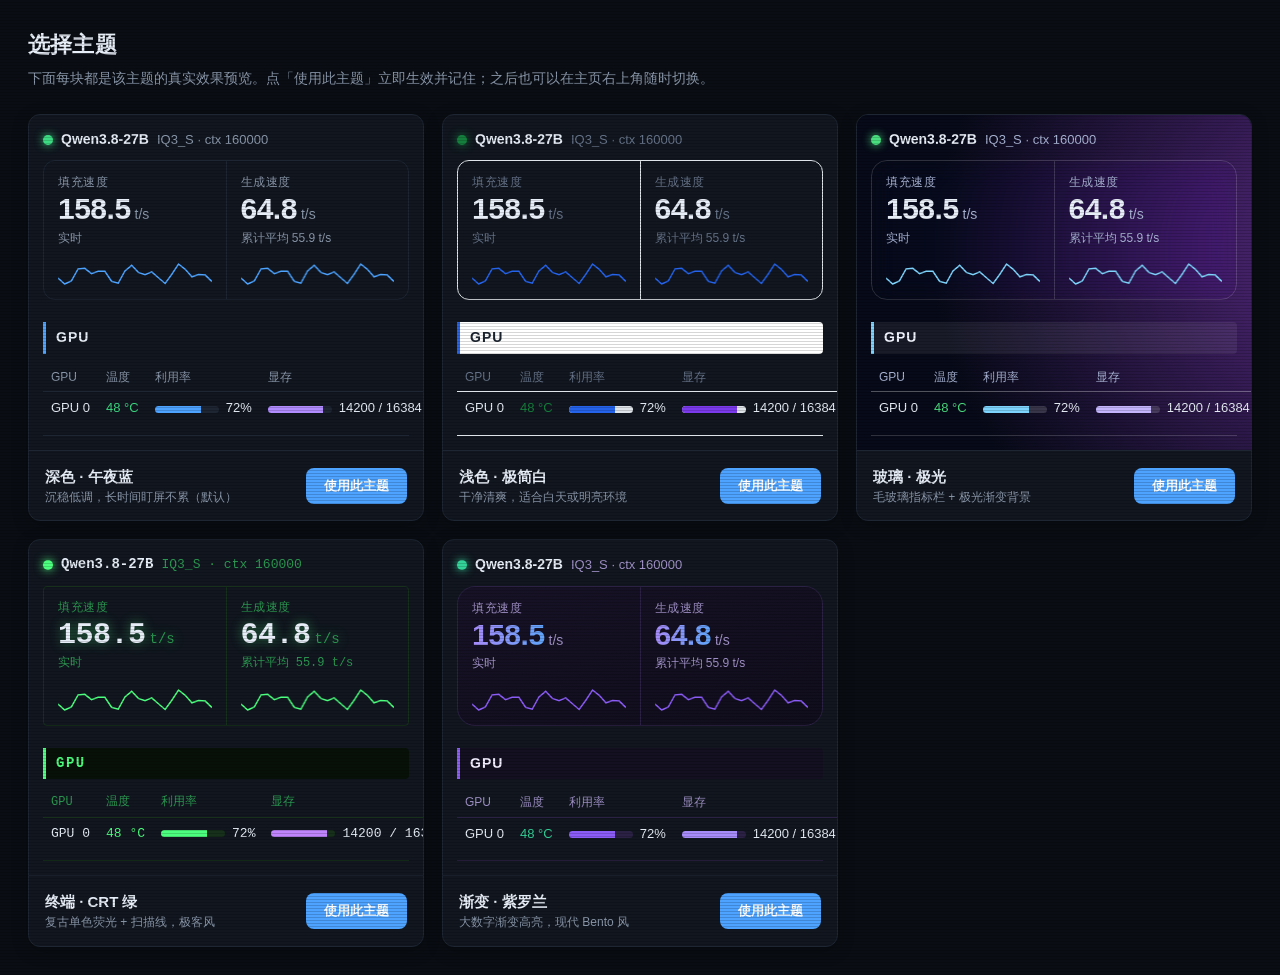
<file: themes.html>
<!DOCTYPE html>
<html lang="zh">
<head>
<meta charset="utf-8">
  <link rel="icon" href="data:image/svg+xml,<svg xmlns=%22http://www.w3.org/2000/svg%22 viewBox=%220 0 100 100%22><text y=%22.9em%22 font-size=%2290%22>📟</text></svg>">
<meta name="viewport" content="width=device-width, initial-scale=1">
<title>选择主题 · Cortex Console</title>
<link rel="stylesheet" href="/style.css">
<link rel="stylesheet" href="/themes.css">
<style>
body { padding: 28px; }
h1 { font-size: 22px; margin-bottom: 6px; }
.desc { color: var(--dim); margin-bottom: 24px; }
.pick-grid { display: grid; grid-template-columns: repeat(auto-fit, minmax(360px, 1fr)); gap: 18px; }
.pick { background: var(--card); border: 1px solid var(--border); border-radius: var(--radius);
  overflow: hidden; box-shadow: var(--shadow); }
.preview { padding: 14px; min-height: 320px; }
.preview .kpis { margin-bottom: 12px; }
.preview .kpi { padding: 12px 14px 10px; }
.preview .kpi-value { font-size: 30px; }
.preview .kpi-spark { width: 100%; height: 36px; margin-top: 6px; }
.preview .section { padding: 10px 0; }
.preview table { font-size: 13px; }
.preview td { padding: 6px 8px; }
.pick-foot { display: flex; align-items: center; justify-content: space-between; gap: 10px;
  padding: 14px 16px; border-top: 1px solid var(--border); }
.pick-foot .name { font-weight: 700; font-size: 15px; }
.pick-foot .note { color: var(--dim); font-size: 12px; }
button.use { background: var(--accent); color: #fff; border: 0; border-radius: 8px;
  padding: 9px 18px; font-size: 13px; cursor: pointer; font-weight: 600; flex: none; }
button.use:hover { filter: brightness(1.12); }
</style>
</head>
<body class="t-dark">
<h1>选择主题</h1>
<p class="desc">下面每块都是该主题的真实效果预览。点「使用此主题」立即生效并记住；之后也可以在主页右上角随时切换。</p>
<div class="pick-grid" id="pick"></div>

<script>
const THEMES = [
  { id: "dark",     name: "深色 · 午夜蓝", note: "沉稳低调，长时间盯屏不累（默认）" },
  { id: "light",    name: "浅色 · 极简白", note: "干净清爽，适合白天或明亮环境" },
  { id: "glass",    name: "玻璃 · 极光",   note: "毛玻璃指标栏 + 极光渐变背景" },
  { id: "terminal", name: "终端 · CRT 绿", note: "复古单色荧光 + 扫描线，极客风" },
  { id: "bento",    name: "渐变 · 紫罗兰", note: "大数字渐变高亮，现代 Bento 风" },
];

function spark() {
  return '<canvas class="kpi-spark"></canvas>';
}
function drawSparks(root) {
  root.querySelectorAll("canvas.kpi-spark").forEach(c => {
    const w = c.clientWidth || 120, h = 36;
    const dpr = window.devicePixelRatio || 1;
    c.width = w * dpr; c.height = h * dpr;
    const ctx = c.getContext("2d");
    ctx.setTransform(dpr, 0, 0, dpr, 0, 0);
    let y = 20;
    ctx.beginPath();
    for (let i = 0; i < 24; i++) {
      y = Math.max(5, Math.min(h - 5, y + Math.sin(i * 1.7) * 8 + Math.cos(i * 0.9) * 5));
      const x = i / 23 * w;
      if (i === 0) ctx.moveTo(x, y); else ctx.lineTo(x, y);
    }
    ctx.strokeStyle = getComputedStyle(root).getPropertyValue("--accent").trim() || "#4da3ff";
    ctx.lineWidth = 1.5;
    ctx.stroke();
  });
}

const grid = document.getElementById("pick");
for (const t of THEMES) {
  const el = document.createElement("div");
  el.className = "pick";
  el.innerHTML =
    '<div class="preview t-' + t.id + '">' +
      '<div style="display:flex;align-items:center;gap:8px;margin-bottom:10px">' +
        '<div class="dot"></div><b>Qwen3.8-27B</b><span class="sub">IQ3_S · ctx 160000</span></div>' +
      '<div class="kpis">' +
        '<div class="kpi"><div class="kpi-label">填充速度</div>' +
          '<div class="kpi-value"><span class="num">158.5</span><span class="u">t/s</span></div>' +
          '<div class="kpi-sub">实时</div>' +
          spark() +
        '</div>' +
        '<div class="kpi"><div class="kpi-label">生成速度</div>' +
          '<div class="kpi-value"><span class="num">64.8</span><span class="u">t/s</span></div>' +
          '<div class="kpi-sub">累计平均 55.9 t/s</div>' +
          spark() +
        '</div>' +
      '</div>' +
      '<div class="section"><h2>GPU</h2>' +
        '<table><thead><tr><th>GPU</th><th>温度</th><th>利用率</th><th>显存</th></tr></thead><tbody>' +
        '<tr><td>GPU 0</td><td class="ok">48 °C</td>' +
          '<td><span class="cellbar"><i style="width:72%"></i></span>72%</td>' +
          '<td><span class="cellbar"><i style="width:87%;background:var(--purple)"></i></span>14200 / 16384 MiB</td></tr>' +
        '</tbody></table>' +
      '</div>' +
    '</div>' +
    '<div class="pick-foot">' +
      '<div><div class="name">' + t.name + '</div><div class="note">' + t.note + '</div></div>' +
      '<button class="use" data-t="' + t.id + '">使用此主题</button>' +
    '</div>';
  grid.appendChild(el);
}
grid.querySelectorAll(".preview").forEach(drawSparks);
grid.addEventListener("click", e => {
  const b = e.target.closest("button.use");
  if (!b) return;
  localStorage.setItem("theme", b.dataset.t);
  location.href = "/";
});
</script>
</body>
</html>
</file>
<file: style.css>
/* ============ 基础样式（扁平分区 · 一屏布局） ============ */
:root {
  --bg: #0a0e14; --card: #11161f; --border: #1e2633;
  --text: #e8eef7; --dim: #8b98ab; --accent: #4da3ff;
  --green: #3ddc84; --yellow: #ffc53d; --red: #ff5c5c; --purple: #b18cff;
  --radius: 8px;
  /* 主题未加载时的兜底（themes.css 各主题会覆盖） */
  --shadow: 0 4px 16px rgba(0, 0, 0, .25);
}
* { box-sizing: border-box; margin: 0; padding: 0; }
body {
  min-height: 100vh; background: var(--bg); color: var(--text); position: relative;
  font: 14px/1.55 -apple-system, "Segoe UI", "PingFang SC", "Microsoft YaHei", sans-serif;
  padding: 12px 22px 20px;
}

/* ---------- 顶栏 ---------- */
header { display: flex; align-items: center; gap: 10px; padding: 4px 2px 10px; flex-wrap: wrap; }
.dot { width: 10px; height: 10px; border-radius: 50%; background: var(--green); flex: none;
  box-shadow: 0 0 8px var(--green); }
.dot.down { background: var(--red); box-shadow: 0 0 8px var(--red); }
.dot.loading { background: var(--yellow, #d29922); box-shadow: 0 0 8px var(--yellow, #d29922); }
h1 { font-size: 19px; font-weight: 700; letter-spacing: .2px; }
.sub { color: var(--dim); font-size: 13px; }
a.link { color: var(--accent); text-decoration: none; font-size: 13px; }
a.link:hover { text-decoration: underline; }
select#theme {
  background: var(--card); color: var(--text); border: 1px solid var(--border);
  border-radius: 6px; padding: 4px 8px; font-size: 13px; cursor: pointer;
}
/* 下拉列表是浏览器原生渲染，select 的 background 管不到它；
   glass 主题 --card 半透明 + --text 浅色会导致白底浅字，给所有 option 指定不透明主题色 */
select option { background: var(--bg); color: var(--text); }

/* ---------- 主指标栏 ---------- */
.kpis { display: flex; border: 1px solid var(--border); border-radius: var(--radius); }
.kpi { flex: 1 1 0; min-width: 0; padding: 11px 16px 9px; border-right: 1px solid var(--border); }
.kpi:last-child { border-right: none; }
.kpi-label { font-size: 12px; color: var(--dim); letter-spacing: .5px; }
.kpi-value { font-size: 38px; font-weight: 800; line-height: 1.15; letter-spacing: -.5px; white-space: nowrap; }
.kpi-value .u { font-size: 14px; color: var(--dim); font-weight: 500; margin-left: 4px; letter-spacing: 0; }
.kpi-value .num.dim { color: var(--dim); font-weight: 600; }
.kpi-sub { font-size: 12px; color: var(--dim); margin-top: 2px; white-space: nowrap; overflow: hidden; text-overflow: ellipsis; }
.kpi-spark { width: 100%; height: 30px; display: block; margin-top: 5px; }

/* ---------- 三列分区 ---------- */
.cols { display: grid; grid-template-columns: 1fr 1fr 1fr; gap: 0 28px; margin-top: 2px; }
.col { min-width: 0; }
.section { padding: 13px 2px 15px; border-bottom: 1px solid var(--border); }
.col .section:last-child { border-bottom: none; }
.section > h2 { font-size: 14px; color: var(--text); text-transform: uppercase;
  letter-spacing: 1px; margin-bottom: 9px; font-weight: 700;
  padding: 5px 12px 5px 10px; border-left: 3px solid var(--accent);
  background: var(--card); border-radius: 0 4px 4px 0; }
.section > h2 .sub { text-transform: none; letter-spacing: 0; margin-left: 8px; }

/* 标签-值 对 */
.defs { display: grid; grid-template-columns: 1fr 1fr; gap: 5px 24px; }
.def { display: flex; justify-content: space-between; gap: 12px; font-size: 14px; min-width: 0; }
.def .k { color: var(--dim); font-size: 13px; flex: none; }
.def .v { overflow: hidden; text-overflow: ellipsis; white-space: nowrap; }
.big { font-size: 22px; font-weight: 800; }

/* 区块内小标题（如"生成统计"） */
.subhead { font-size: 11px; font-weight: 600; color: var(--dim); text-transform: uppercase;
  letter-spacing: 1px; margin: 12px 0 6px; padding-top: 9px; border-top: 1px solid var(--border); }

/* 表格 */
table { width: 100%; border-collapse: collapse; font-size: 13px; }
th { text-align: left; color: var(--dim); font-size: 12px; font-weight: 500;
  padding: 5px 8px; border-bottom: 1px solid var(--border); white-space: nowrap; }
td { padding: 6px 8px; border-bottom: 1px solid var(--border); white-space: nowrap; }
tbody tr:last-child td { border-bottom: none; }

/* 单元格内进度条 */
.cellbar { display: inline-block; width: 64px; height: 7px; background: var(--border);
  border-radius: 4px; overflow: hidden; vertical-align: middle; margin-right: 7px; }
.cellbar i { display: block; height: 100%; background: var(--accent); }

/* 独立进度条 */
.bar { height: 9px; background: var(--border); border-radius: 5px; overflow: hidden; margin: 8px 0 2px; }
.bar i { display: block; height: 100%; background: var(--accent); border-radius: 5px; transition: width .5s; }
/* 利用率条状态色（与磁盘使用率同阈值：warn≥70，bad≥90） */
.bar i.ok { background: var(--green); }
.bar i.warn { background: var(--yellow); }
.bar i.bad { background: var(--red); }

/* GPU 每卡一块 */
.gpu { padding: 6px 0 10px; }
.gpu + .gpu { border-top: 1px solid var(--border); }
.gpu-head { font-size: 14px; font-weight: 600; margin-bottom: 6px; }
.gpu-head .sub { margin-left: 8px; }

canvas.chart { width: 100%; height: 48px; display: block; margin-top: 9px; }
.legend .sw { display: inline-block; width: 10px; height: 10px; border-radius: 2px; margin-right: 5px; }
.ok { color: var(--green); } .warn { color: var(--yellow); } .bad { color: var(--red); }
.cmd { font: 12px/1.6 ui-monospace, monospace; color: var(--dim); word-break: break-all;
  background: var(--card); padding: 7px 10px; border-radius: 6px; margin-top: 9px;
  border: 1px solid var(--border); }
.cmd .tok-add { color: var(--green); font-weight: 600; text-decoration: underline; text-underline-offset: 2px; }
.cmd .tok-del { color: var(--red); text-decoration: line-through; opacity: .75; }
.cmd-bar { display: flex; align-items: center; justify-content: space-between; margin-top: 10px; }
.cmd-bar-label { font-size: 12px; color: var(--dim); font-weight: 600; }
.cmd-diff-note { font-size: 12px; color: var(--dim); margin-top: 5px; }
.cmd-diff { margin-top: 8px; padding: 8px 10px; background: var(--card); border: 1px solid var(--border); border-radius: 6px; font-size: 12px; }
.cmd-diff-title { font-weight: 600; margin-bottom: 6px; color: var(--text); }
.cmd-diff-row { display: flex; gap: 8px; align-items: baseline; padding: 2px 0; flex-wrap: wrap; }
.cmd-diff-flag { color: var(--accent); font-weight: 600; min-width: 150px; }
.cmd-diff-cur { color: var(--red); text-decoration: line-through; }
.cmd-diff-arrow { color: var(--dim); }
.cmd-diff-new { color: var(--green); font-weight: 600; }
.hist { margin-top: 10px; border: 1px solid var(--border); border-radius: 6px; background: var(--card); overflow: hidden; }
.hist-head { display: flex; align-items: center; justify-content: space-between; padding: 8px 10px; border-bottom: 1px solid var(--border); }
.hist-title { font-weight: 600; font-size: 13px; }
.hist-list { max-height: 280px; overflow-y: auto; }
.hist-empty { padding: 14px 10px; font-size: 12px; color: var(--dim); text-align: center; }
.hist-item { display: flex; align-items: center; gap: 10px; padding: 8px 10px; border-bottom: 1px solid var(--border); }
.hist-item:last-child { border-bottom: none; }
.hist-item.cur { border-left: 3px solid var(--accent); }
.hist-main { flex: 1; min-width: 0; }
.hist-name { font-size: 13px; font-weight: 500; word-break: break-all; }
.hist-diff { font-size: 11px; color: var(--accent); margin-top: 2px; word-break: break-all; }
.hist-meta { font-size: 11px; color: var(--dim); margin-top: 2px; }
.hist-acts { display: flex; gap: 5px; flex-shrink: 0; }
.btn.sm { padding: 3px 9px; font-size: 12px; border-radius: 5px; }
.fcell.col { flex-direction: column; align-items: stretch; gap: 6px; }
.fcell.col .flab { max-width: none; }
.specchk { display: flex; flex-wrap: wrap; gap: 4px 14px; }
.fgroup h3 .nvis { margin-left: 10px; }
.inp:disabled { opacity: .45; cursor: not-allowed; }
.fhint { font-size: 12px; color: var(--dim); margin-top: 8px; line-height: 1.5;
  padding: 6px 10px; border-radius: 6px;
  background: var(--bg); border: 1px solid var(--border);
  border-left: 3px solid var(--accent); }
.fhint.warn { color: var(--yellow); font-weight: 600; border-left-color: var(--yellow); }
.fhint:empty { padding: 0; background: none; border: none; margin-top: 0; }
.frow.disabled, .fcell.disabled { opacity: .45; }
.legend { font-size: 12px; color: var(--dim); margin-top: 5px; }

/* ---------- 管理页 · 卡片化 ---------- */
.cols2 { grid-template-columns: 1fr 1fr; gap: 14px; align-items: start; }
#admin_main .col { display: flex; flex-direction: column; gap: 14px; }
#admin_main .section {
  background: var(--card); border: 1px solid var(--border); border-radius: var(--radius);
  padding: 15px 17px 16px; box-shadow: var(--shadow);
}
#admin_main .section > h2 {
  font-size: 14px; color: var(--text); text-transform: none; letter-spacing: .3px;
  font-weight: 700; margin-bottom: 12px; display: flex; align-items: center; gap: 8px;
}
#admin_main .section > h2 .sico { font-size: 15px; }
#admin_main .section > h2 .sub { margin-left: 2px; }

/* 标题 + 提示同行 */
.h2row { display: flex; align-items: center; gap: 10px; margin-bottom: 12px; }
.h2row > h2 { margin-bottom: 0; flex: none; }
.h2row > .fhint { margin-top: 0; flex: 1; min-width: 0; }
.h2row > .inp.sel { margin-left: auto; width: 280px; flex: none; }
.h2row > .btn { flex: none; }
.btnrow > .inp.sel { width: 280px; flex: none; }

/* 管理页 · 左列标签页 */
.tabbar { display: flex; gap: 6px; position: sticky; top: 8px; z-index: 20; background: var(--bg); }
.tab {
  flex: 1 1 0; min-width: 0;
  background: var(--card); color: var(--dim);
  border: 1px solid var(--border); border-radius: var(--radius);
  padding: 9px 8px; font-size: 13px; font-weight: 600; cursor: pointer;
  white-space: nowrap; overflow: hidden; text-overflow: ellipsis;
  transition: color .15s, border-color .15s;
}
.tab:hover { color: var(--text); border-color: var(--accent); }
.tab.active { color: var(--text); border-color: var(--accent); box-shadow: inset 0 0 0 1px var(--accent); }
.tabpanel { display: none; }
.tabpanel.active { display: flex; flex-direction: column; gap: 14px; }

/* 登录卡片 */
.loginbox { max-width: 380px; margin: 12vh auto 0; padding: 28px 30px 24px;
  background: var(--card); border: 1px solid var(--border); border-radius: var(--radius);
  box-shadow: var(--shadow); text-align: center; }
.login-ico { font-size: 30px; margin-bottom: 4px; }
.loginbox h2 { font-size: 17px; margin-bottom: 2px; }
.login-sub { color: var(--dim); font-size: 12px; margin-bottom: 16px; }
.loginbox .inp { margin-bottom: 10px; }
.loginbox .btn { width: 100%; }
.inp { background: var(--bg); color: var(--text); border: 1px solid var(--border);
  border-radius: 6px; padding: 5px 10px; font-size: 13px; width: 100%; }
.inp:focus { outline: none; border-color: var(--accent); }
.inp.grow { flex: 1 1 0; min-width: 0; width: auto; }
.inp.num { width: 72px; flex: none; }
.inp.sel { width: auto; min-width: 96px; flex: none; cursor: pointer; }
/* 卡片标题内的紧凑下拉（如“最近错误”时间范围） */
.h2sel { margin-left: auto; background: var(--bg); color: var(--dim); border: 1px solid var(--border);
  border-radius: 5px; padding: 3px 8px; font-size: 12px; cursor: pointer; }
.h2sel:focus { outline: none; border-color: var(--accent); }
.btn { background: var(--card); color: var(--text); border: 1px solid var(--border);
  border-radius: 6px; padding: 7px 16px; font-size: 13px; cursor: pointer;
  transition: border-color .15s, color .15s, background .15s, filter .15s, transform .05s; }
.btn:hover { border-color: var(--accent); color: var(--accent); }
.btn.ok:hover { border-color: var(--green); color: var(--green); }
.btn.bad:hover { border-color: var(--red); color: var(--red); }
.btn:active { transform: translateY(1px); }
.btn:disabled { opacity: .5; cursor: default; }
.btn.primary { background: var(--accent); border-color: var(--accent); color: #fff; font-weight: 600; }
.btn.primary:hover { color: #fff; filter: brightness(1.12); }
.btn.danger { color: var(--red); border-color: var(--red); }
.btn.danger:hover { background: var(--red); color: #fff; }
.btn.ghost { background: transparent; border-color: transparent; color: var(--dim); }
.btn.ghost:hover { border-color: var(--red); color: var(--red); background: transparent; }
.btnrow { display: flex; align-items: center; gap: 10px; margin-top: 10px; flex-wrap: wrap; }
.testrow { display: flex; gap: 10px; margin-top: 4px; flex-wrap: wrap; }
.msg { font-size: 13px; margin-top: 9px; min-height: 1em; }
.logview { background: var(--bg); border: 1px solid var(--border); border-radius: 6px;
  font: 12px/1.6 ui-monospace, monospace; height: 420px; overflow-y: auto;
  padding: 8px 10px; margin-top: 10px; white-space: pre-wrap; word-break: break-all; }
.logview.small { height: 180px; }
.ll.bad { color: var(--red); }
.ll.warn { color: var(--yellow); }
.chk { display: inline-flex; align-items: center; gap: 5px; font-size: 13px; color: var(--dim); }
.ta { width: 100%; background: var(--bg); color: var(--text); border: 1px solid var(--border);
  border-radius: 6px; padding: 8px 10px; font: 12px/1.6 ui-monospace, monospace;
  resize: vertical; margin-top: 8px; }
.ta:focus { outline: none; border-color: var(--accent); }

/* 启动参数表单 */
.fgroup { margin-top: 10px; }
.fgroup h3 { font-size: 13px; color: var(--text); letter-spacing: .3px;
  font-weight: 700; margin: 16px 0 4px; line-height: 1.2;
  padding-left: 10px; border-left: 3px solid var(--accent); }
.fgroup:first-of-type h3 { margin-top: 2px; }
.frow { display: flex; align-items: center; gap: 8px; flex-wrap: wrap; margin-top: 6px; }
.flab { font-size: 12px; color: var(--dim); flex: none; }
.flab.block { display: block; margin-bottom: 2px; }
.frow .inp.num { width: 84px; flex: none; }
.chkrow .chk { margin-right: 14px; }
.fgrid { display: grid; grid-template-columns: 1fr 1fr; gap: 6px 12px; }
.fcell { display: flex; align-items: center; gap: 8px; min-width: 0; }
.fcell .flab { flex: none; max-width: 48%; overflow: hidden; text-overflow: ellipsis; white-space: nowrap; }
.fcell .inp { flex: 1 1 0; min-width: 0; width: auto; }
.fcell .inp.sel { flex: 1 1 0; min-width: 0; width: auto; }
.fcell.span2 { grid-column: 1 / -1; }
.pwgrid { display: grid; gap: 8px; }
.logview::-webkit-scrollbar { width: 8px; }
.logview::-webkit-scrollbar-thumb { background: var(--border); border-radius: 4px; }
.logview::-webkit-scrollbar-track { background: transparent; }
.nscroll { padding-right: 6px; margin-top: 0; }

/* 文件选择弹窗 */
.modal { position: fixed; inset: 0; background: rgba(0, 0, 0, .6); z-index: 100;
  display: flex; align-items: center; justify-content: center; }
.modal-box { width: 560px; max-width: 92vw; max-height: 70vh; background: var(--card);
  border: 1px solid var(--border); border-radius: var(--radius);
  display: flex; flex-direction: column; }
.modal-head { display: flex; align-items: center; justify-content: space-between; gap: 10px;
  padding: 10px 14px; border-bottom: 1px solid var(--border); font-size: 13px; color: var(--dim); }
.fm-list { overflow-y: auto; padding: 6px; }
.fm-item { padding: 6px 10px; border-radius: 5px; font: 12px ui-monospace, monospace;
  cursor: pointer; white-space: nowrap; overflow: hidden; text-overflow: ellipsis; }
.fm-item:hover { background: var(--bg); color: var(--accent); }
.fm-item.dir { color: var(--accent); }

/* 控制台页：左右两列各自独立滚动，页面整体不滚动（滚动左列时右列不动） */
body.admin-page {
  height: 100vh;
  overflow: hidden;
  display: flex;
  flex-direction: column;
}
body.admin-page #admin_main {
  flex: 1 1 auto;
  min-height: 0;
  display: flex;
  flex-direction: column;
}
body.admin-page .cols2 {
  flex: 1 1 auto;
  min-height: 0;
  overflow: hidden;
  grid-template-rows: 1fr;
  align-items: stretch;
}
/* 两列撑满高度；滚动条放在卡片内部，列本身不滚动 */
body.admin-page .cols2 > .col { min-height: 0; overflow: hidden; }

/* 左列：标签栏固定顶部，当前面板自适应填满剩余高度，内容超出时面板内部滚动 */
body.admin-page .cols2 > .col:first-child > .tabpanel.active {
  flex: 1 1 auto; min-height: 0; overflow-y: auto;
  scrollbar-width: thin; scrollbar-color: var(--border) transparent;
}
body.admin-page .cols2 > .col:first-child > .tabpanel.active::-webkit-scrollbar { width: 8px; }
body.admin-page .cols2 > .col:first-child > .tabpanel.active::-webkit-scrollbar-thumb { background: var(--border); border-radius: 4px; }
body.admin-page .cols2 > .col:first-child > .tabpanel.active::-webkit-scrollbar-track { background: transparent; }
/* 多卡片面板（服务控制）：末卡片填满，其日志框自适应 */
body.admin-page .cols2 > .col:first-child > .tabpanel.active > .section:last-child:not(:only-child) {
  flex: 1 1 auto; min-height: 0; display: flex; flex-direction: column;
}
body.admin-page .cols2 > .col:first-child > .tabpanel.active > .section:last-child:not(:only-child) > .logview {
  flex: 1 1 auto; min-height: 120px; height: auto;
}

/* 右列：实时日志框自适应填满，消除底部留白 */
body.admin-page .cols2 > .col:last-child > .section:first-child {
  flex: 1 1 auto;
  min-height: 0;
  display: flex;
  flex-direction: column;
}
body.admin-page .cols2 > .col:last-child > .section:first-child > .logview {
  flex: 1 1 auto;
  min-height: 160px;
  height: auto;
}

@media (max-width: 1250px) {
  .cols { grid-template-columns: 1fr 1fr; }
  .cols2 { grid-template-columns: 1fr; }
  /* 窄屏恢复整页滚动，不用独立滚动 */
  body.admin-page { height: auto; overflow: visible; display: block; }
  body.admin-page #admin_main { display: block; }
  body.admin-page .cols2 { grid-template-rows: auto; overflow: visible; }
  body.admin-page .cols2 > .col { overflow: visible; }
  body.admin-page .cols2 > .col:first-child > .tabpanel.active { flex: none; overflow: visible; }
  body.admin-page .cols2 > .col:first-child > .tabpanel.active > .section:last-child:not(:only-child) { flex: none; display: block; }
  body.admin-page .cols2 > .col:first-child > .tabpanel.active > .section:last-child:not(:only-child) > .logview { height: 180px; flex: none; }
  body.admin-page .cols2 > .col:last-child > .section:first-child { flex: none; display: block; }
  body.admin-page .cols2 > .col:last-child > .section:first-child > .logview { height: 420px; flex: none; }
}
@media (max-width: 800px) {
  .cols { grid-template-columns: 1fr; }
  .kpis { flex-wrap: wrap; }
  .kpi { flex: 1 1 30%; border-bottom: 1px solid var(--border); }
}
/* ---------- 手机（≤600px） ---------- */
@media (max-width: 600px) {
  body { padding: 8px 10px 14px; font-size: 13px; }
  header { gap: 6px; }
  header > span { flex-basis: 100%; justify-content: flex-end; }
  h1 { font-size: 16px; }
  .sub { font-size: 11px; }
  a.link { font-size: 12px; }
  #clock, a.link[href="/themes"] { display: none; }
  /* KPI 每行 2 个，数字缩小避免溢出 */
  .kpi { flex: 1 1 50%; padding: 8px 10px 7px; border-right: none; }
  .kpi:nth-child(odd) { border-right: 1px solid var(--border); }
  .kpi:nth-last-child(-n+2) { border-bottom: none; }
  .kpi-label { font-size: 11px; }
  .kpi-value { font-size: 24px; letter-spacing: 0; }
  .kpi-value .u { font-size: 11px; }
  .kpi-sub { font-size: 11px; }
  .kpi-spark { height: 22px; }
  .section { padding: 10px 0 12px; }
  .section > h2 { font-size: 13px; }
  .defs { gap: 4px 10px; }
  .def { font-size: 13px; gap: 8px; }
  .def .k { font-size: 11px; }
  .big { font-size: 18px; }
  table { font-size: 12px; }
  th, td { padding: 5px 6px; }
  .tblwrap { overflow-x: auto; -webkit-overflow-scrolling: touch; margin: 8px 0 0; }
  canvas.chart { height: 40px; }
  .legend { font-size: 11px; }
  .cmd { font-size: 11px; padding: 6px 8px; }
  .gpu-head { font-size: 13px; }
  .logview { height: 280px; }
  body.admin-page .cols2 > .col:last-child > .section:first-child > .logview {
    height: 280px; flex: none; min-height: 280px;
  }
}
</file>
<file: themes.css>
/* ============ 主题定义 ============ */

/* 1. 深色 · 午夜蓝（默认） */
.t-dark {
  --bg: #0a0e14; --card: #11161f; --border: #1e2633;
  --text: #e8eef7; --dim: #8b98ab; --accent: #4da3ff;
  --green: #3ddc84; --yellow: #ffc53d; --red: #ff5c5c; --purple: #b18cff;
  --radius: 12px;
  --shadow: 0 4px 16px rgba(0, 0, 0, .25);
}

/* 2. 浅色 · 极简白 */
.t-light {
  --bg: #eef1f5; --card: #ffffff; --border: #dfe4ea;
  --text: #1c2430; --dim: #67748a; --accent: #2563eb;
  --green: #15803d; --yellow: #b45309; --red: #dc2626; --purple: #7c3aed;
  --radius: 12px;
  --shadow: 0 2px 10px rgba(16, 24, 40, .07);
}

/* 3. 玻璃 · 极光 */
.t-glass {
  --bg: #070a18; --card: rgba(255, 255, 255, .07); --border: rgba(255, 255, 255, .16);
  --text: #f2f5ff; --dim: #a9b4d4; --accent: #7dd3fc;
  --green: #4ade80; --yellow: #fbbf24; --red: #f87171; --purple: #c4b5fd;
  --radius: 16px;
  --shadow: 0 8px 32px rgba(0, 0, 0, .35);
  background:
    radial-gradient(900px 620px at 12% -10%, #27408f 0%, transparent 60%),
    radial-gradient(820px 700px at 108% 28%, #5b2a86 0%, transparent 55%),
    radial-gradient(720px 520px at 50% 112%, #0e4d5e 0%, transparent 55%),
    #070a18;
  background-attachment: fixed;
}
.t-glass .kpis {
  backdrop-filter: blur(14px) saturate(1.3);
  -webkit-backdrop-filter: blur(14px) saturate(1.3);
}
/* 管理页 sticky 标签栏：不透明 --bg 在玻璃主题下滚动时会露出深色补丁，
   改为半透明 + 模糊，与背景渐变融合 */
.t-glass .tabbar {
  background: rgba(7, 10, 24, .55);
  backdrop-filter: blur(10px) saturate(1.2);
  -webkit-backdrop-filter: blur(10px) saturate(1.2);
}

/* 4. 终端 · CRT 绿 */
.t-terminal {
  --bg: #040704; --card: #081108; --border: #16301b;
  --text: #4dff7f; --dim: #2c9a52; --accent: #4dff7f;
  --green: #4dff7f; --yellow: #e8ff5a; --red: #ff6159; --purple: #c084fc;
  --radius: 4px;
  --shadow: none;
  font-family: ui-monospace, "JetBrains Mono", "Cascadia Code", "Fira Code", monospace;
}
.t-terminal::before {
  content: ""; position: absolute; inset: 0; pointer-events: none; z-index: 999;
  background: repeating-linear-gradient(0deg, rgba(0, 0, 0, .16) 0 1px, transparent 1px 3px);
}
.t-terminal .big, .t-terminal .kpi-value { text-shadow: 0 0 12px rgba(77, 255, 127, .45); }
.t-terminal .dot { box-shadow: 0 0 10px var(--green); }
.t-terminal .section h2 { letter-spacing: 1.5px; }

/* 5. 渐变 · 紫罗兰 */
.t-bento {
  --bg: #0a0714; --card: #141021; --border: #2b2144;
  --text: #f2edff; --dim: #a293c9; --accent: #8b5cf6;
  --green: #34d399; --yellow: #fbbf24; --red: #fb7185; --purple: #a78bfa;
  --radius: 18px;
  --shadow: 0 8px 24px rgba(0, 0, 0, .4);
}
.t-bento .kpis { background: linear-gradient(160deg, #171226 0%, #100d1c 100%); }
.t-bento .big .num, .t-bento .kpi-value .num {
  background: linear-gradient(90deg, #a78bfa, #60a5fa);
  -webkit-background-clip: text; background-clip: text; color: transparent;
}
/* 利用率条：默认紫蓝渐变；warn/bad 时用暖色渐变保留状态语义 */
.t-bento .bar i:not(.warn):not(.bad) { background: linear-gradient(90deg, #8b5cf6, #60a5fa); }
.t-bento .bar i.warn { background: linear-gradient(90deg, #fbbf24, #f59e0b); }
.t-bento .bar i.bad { background: linear-gradient(90deg, #fb7185, #f43f5e); }
</file>
